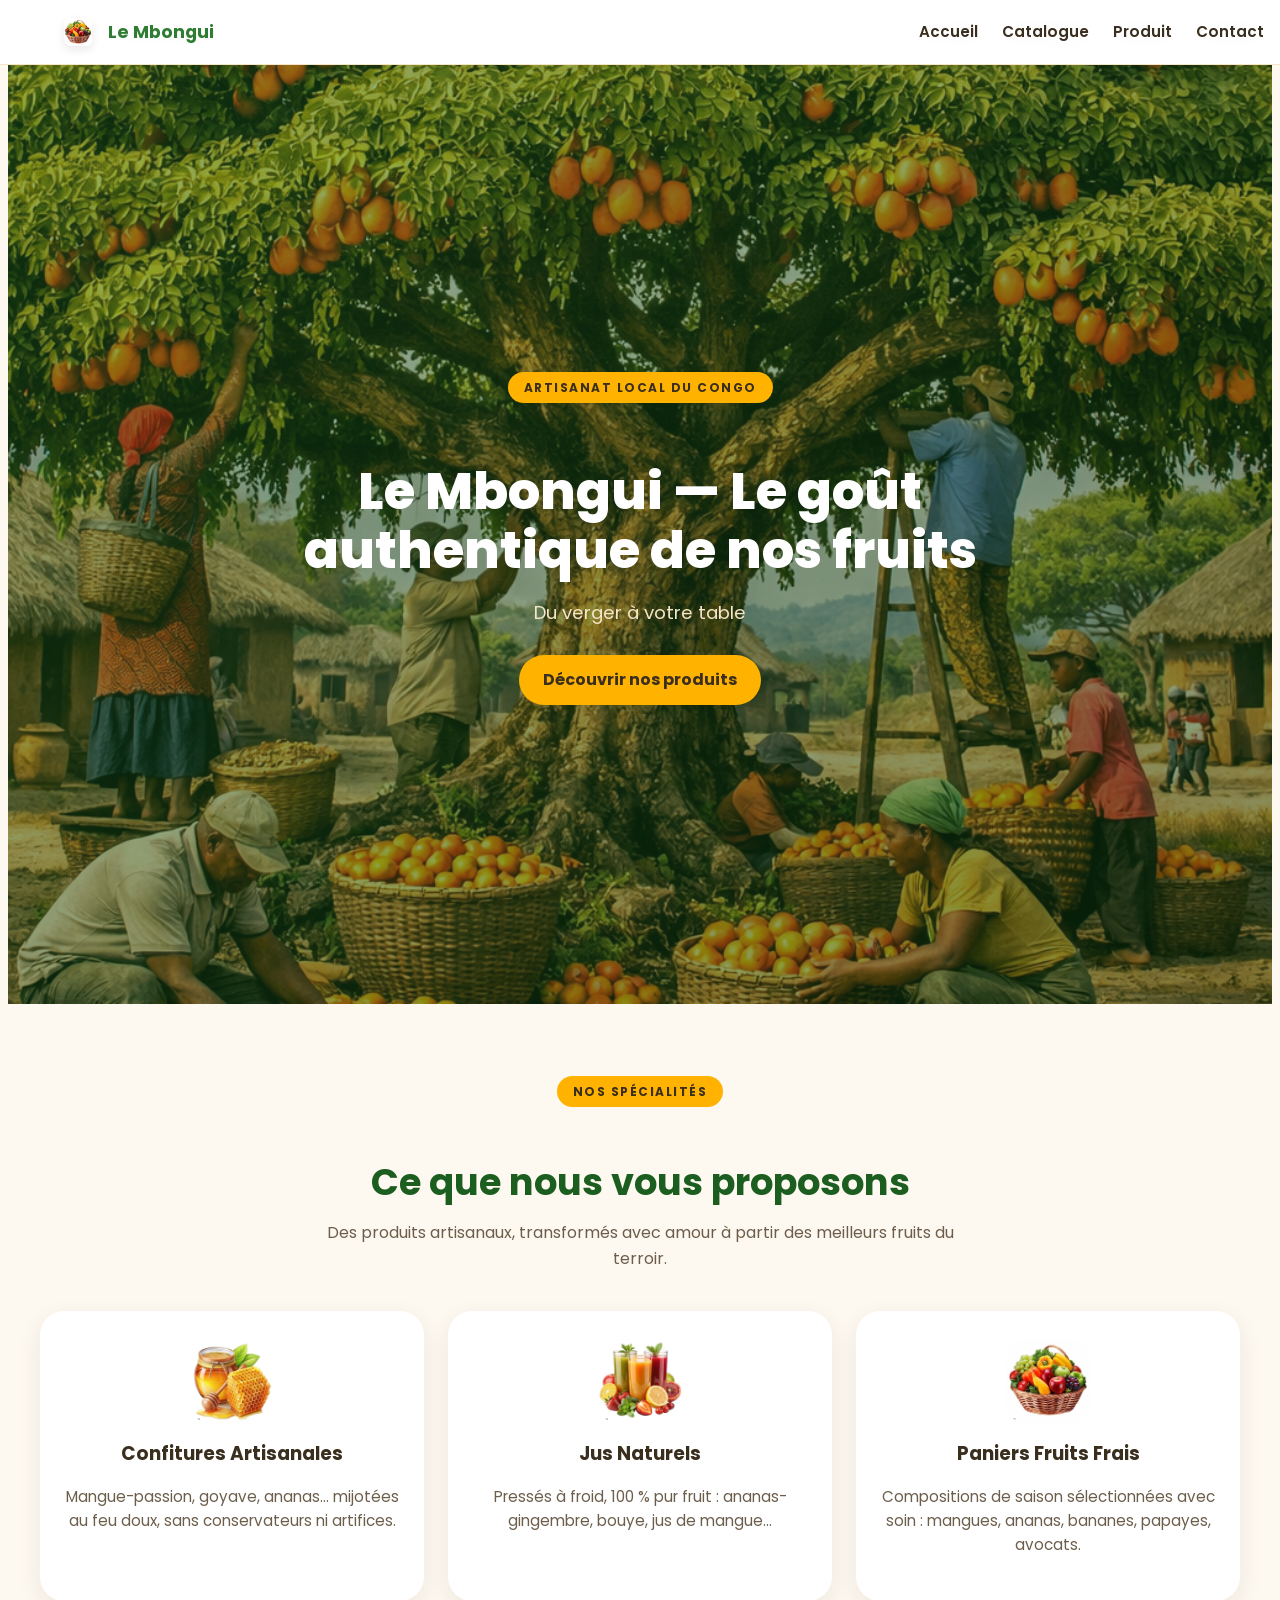
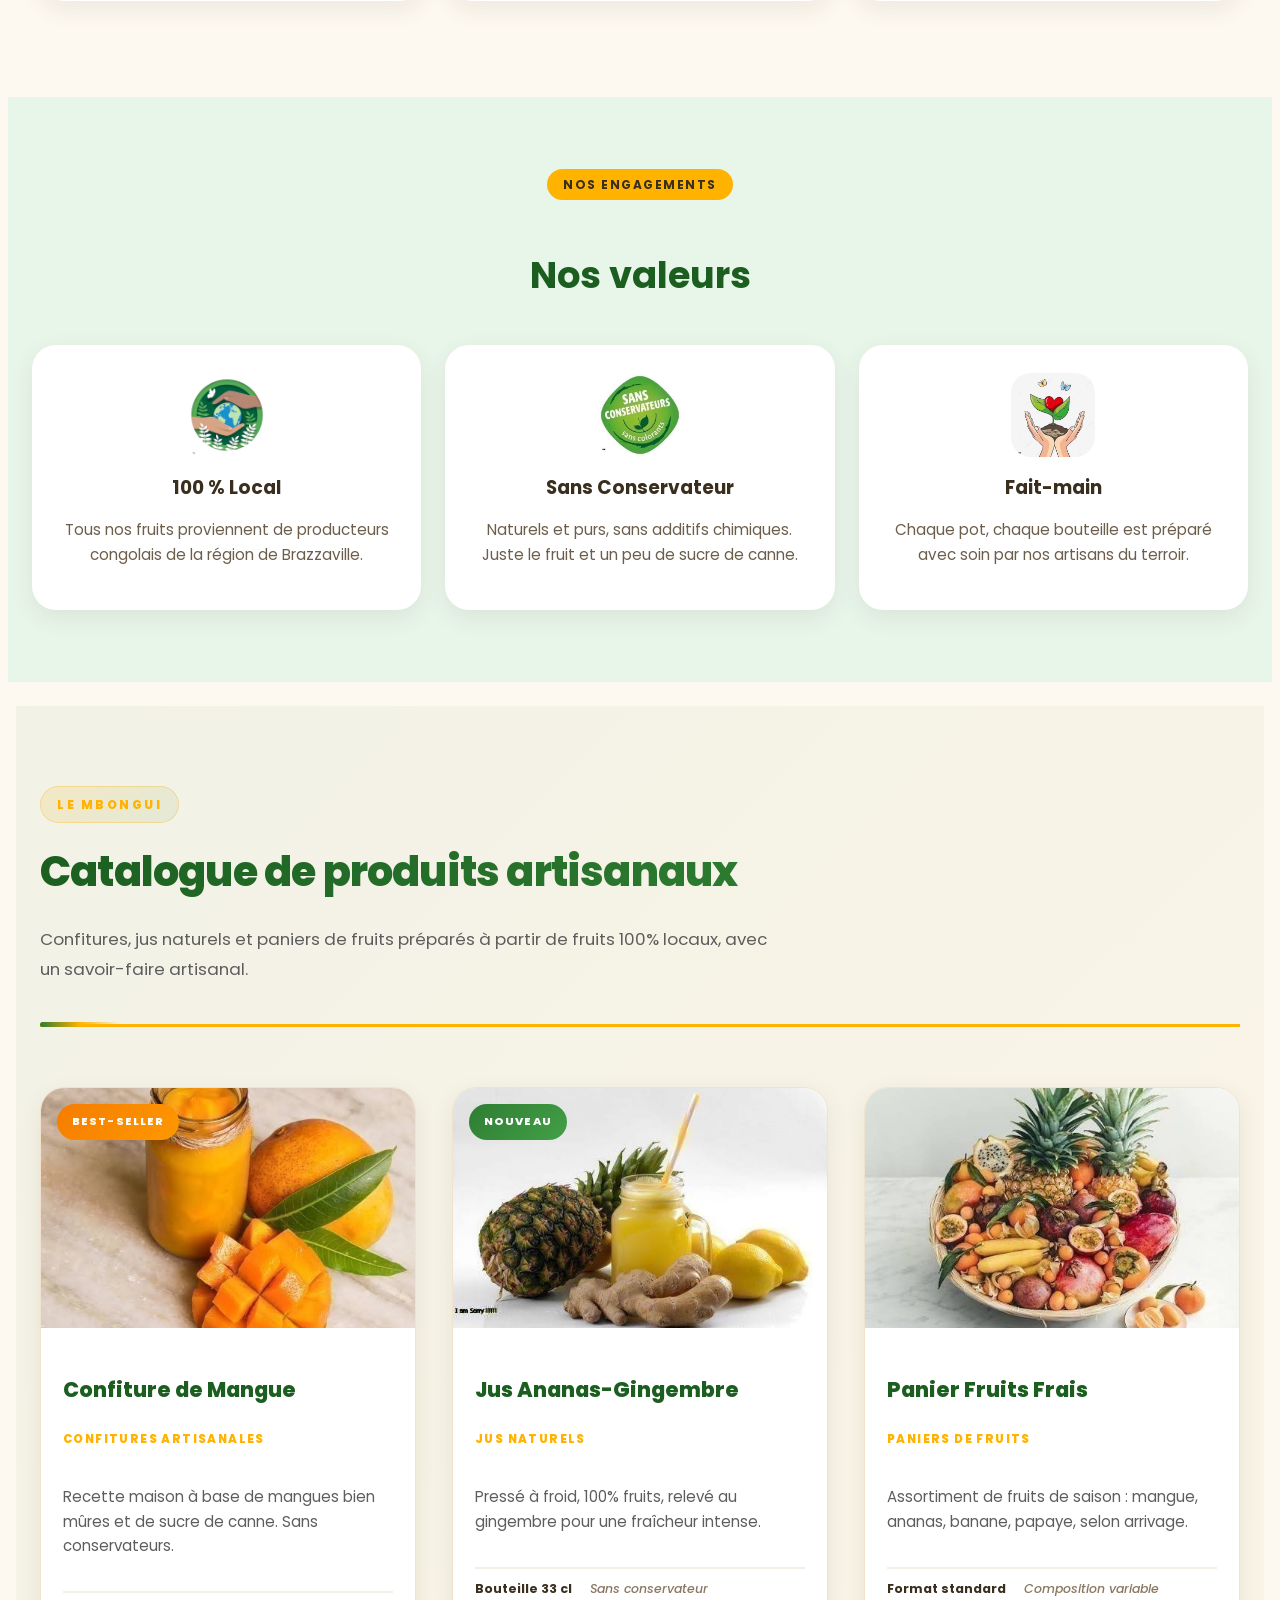
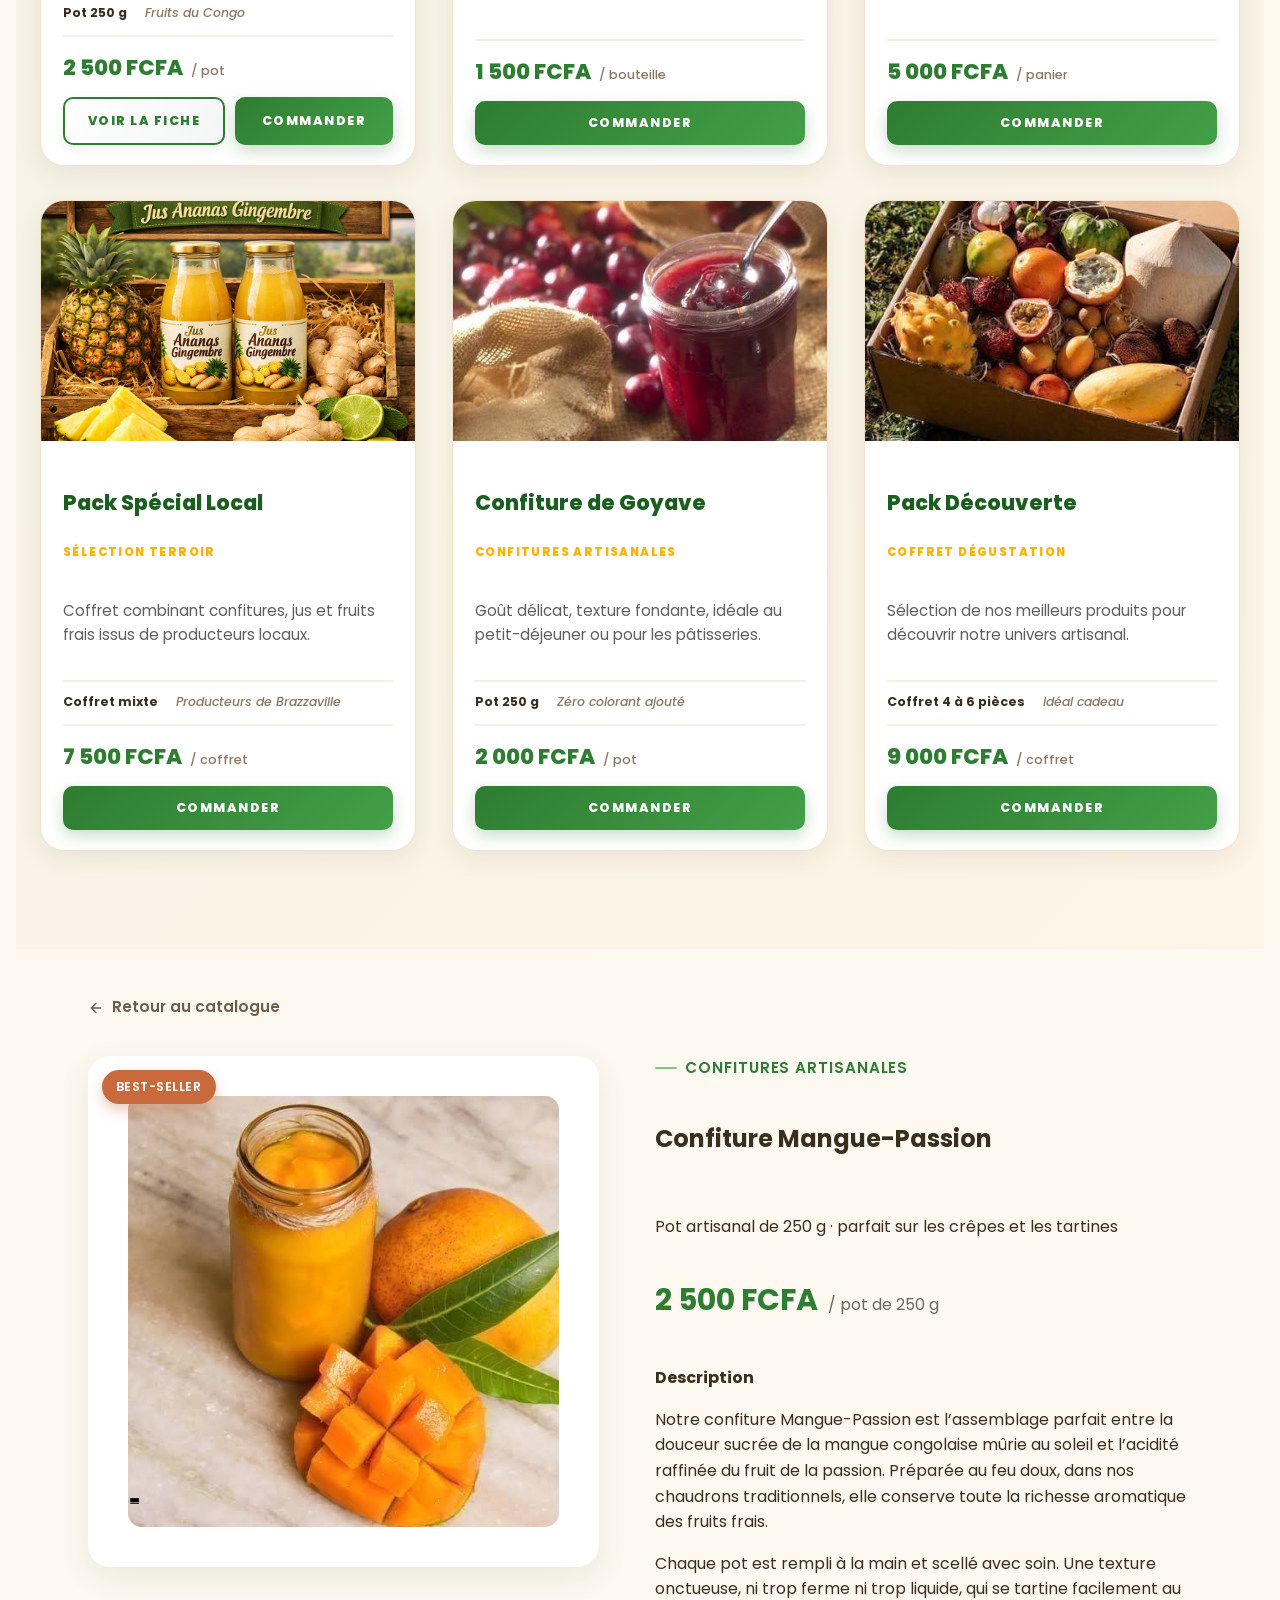
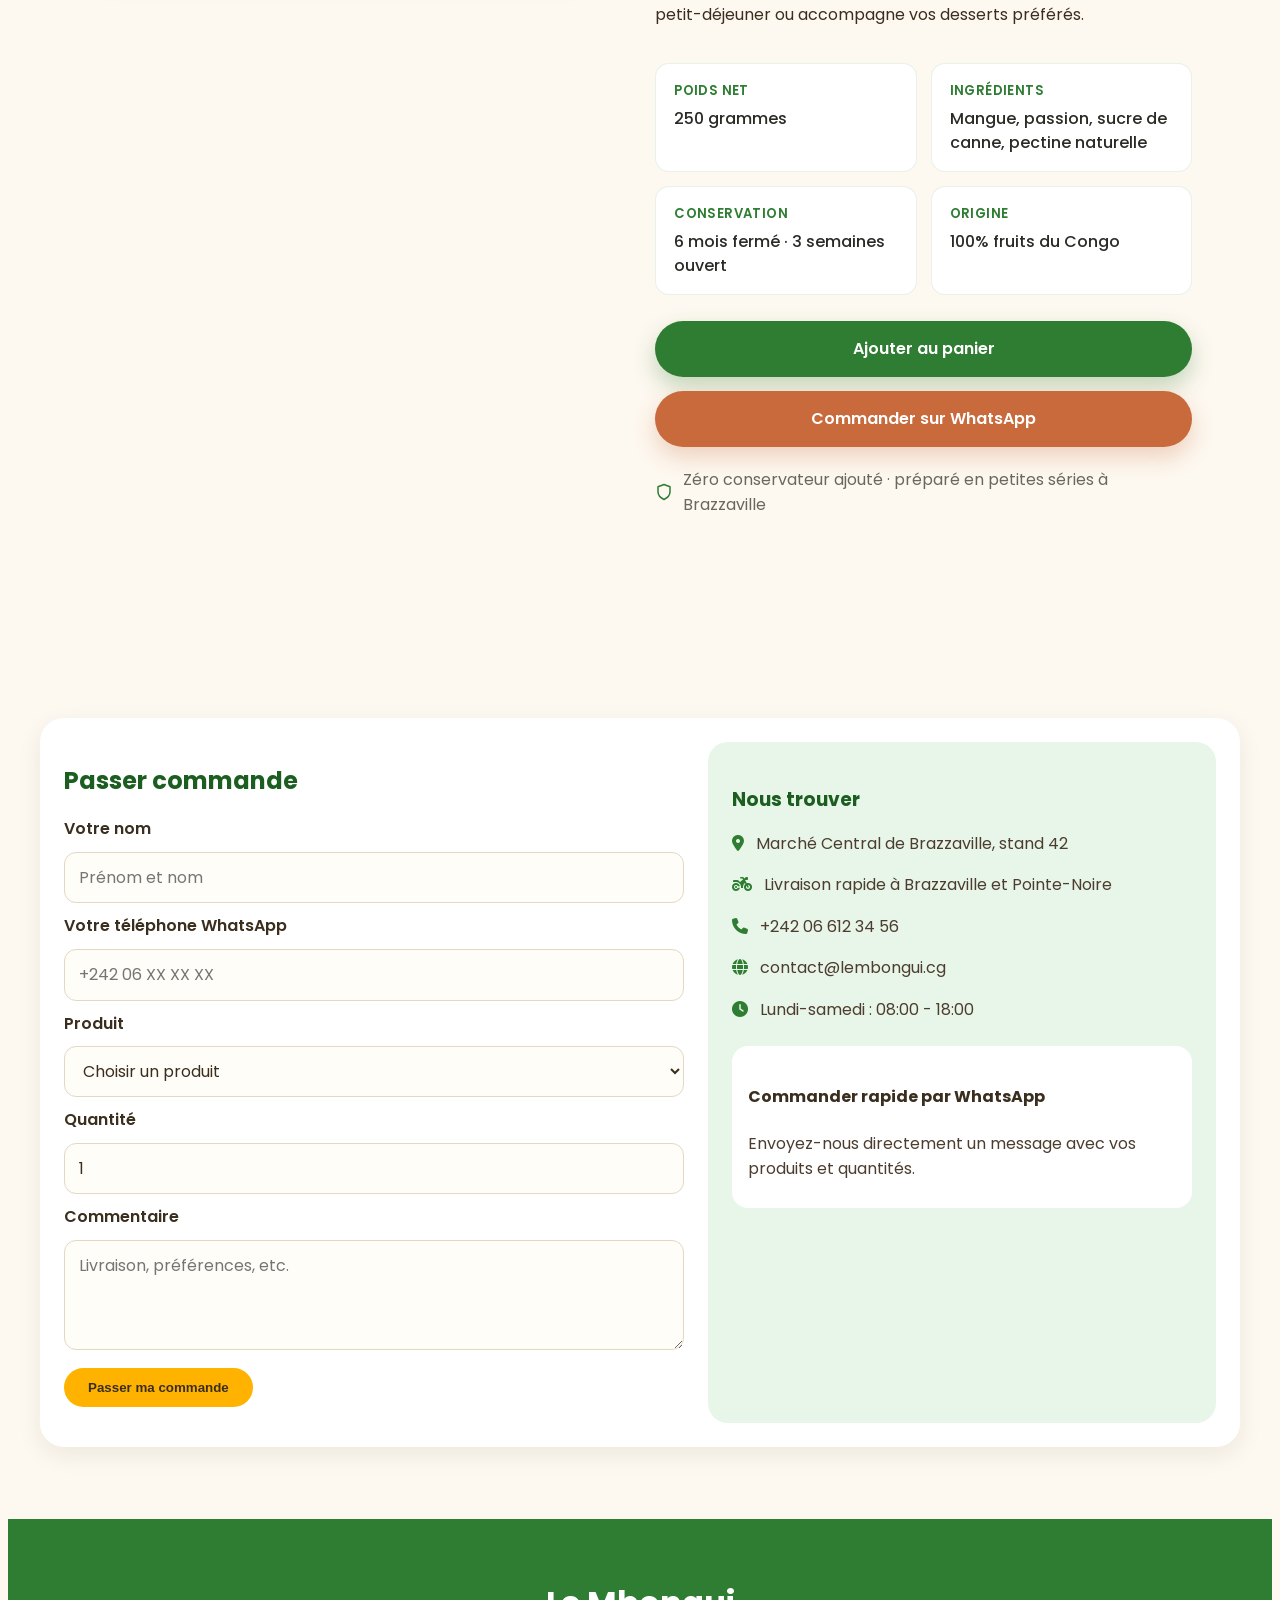
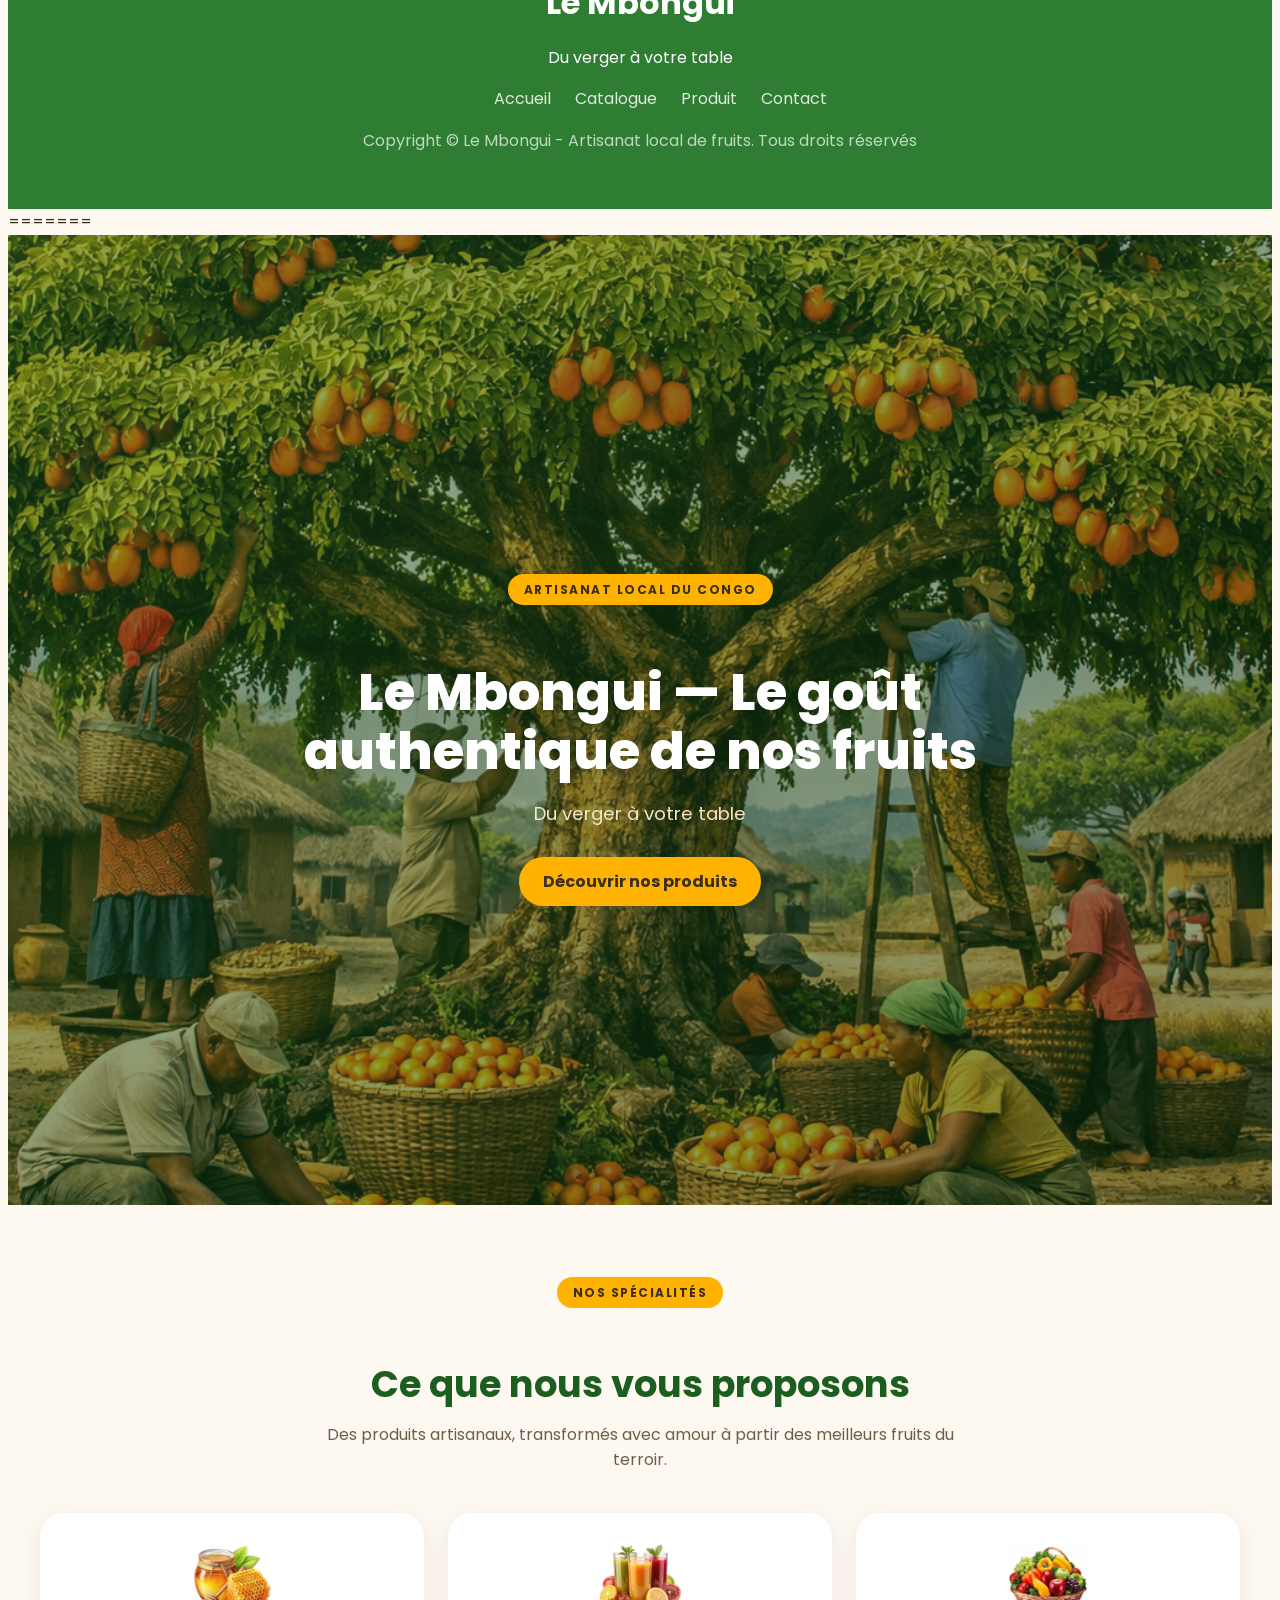
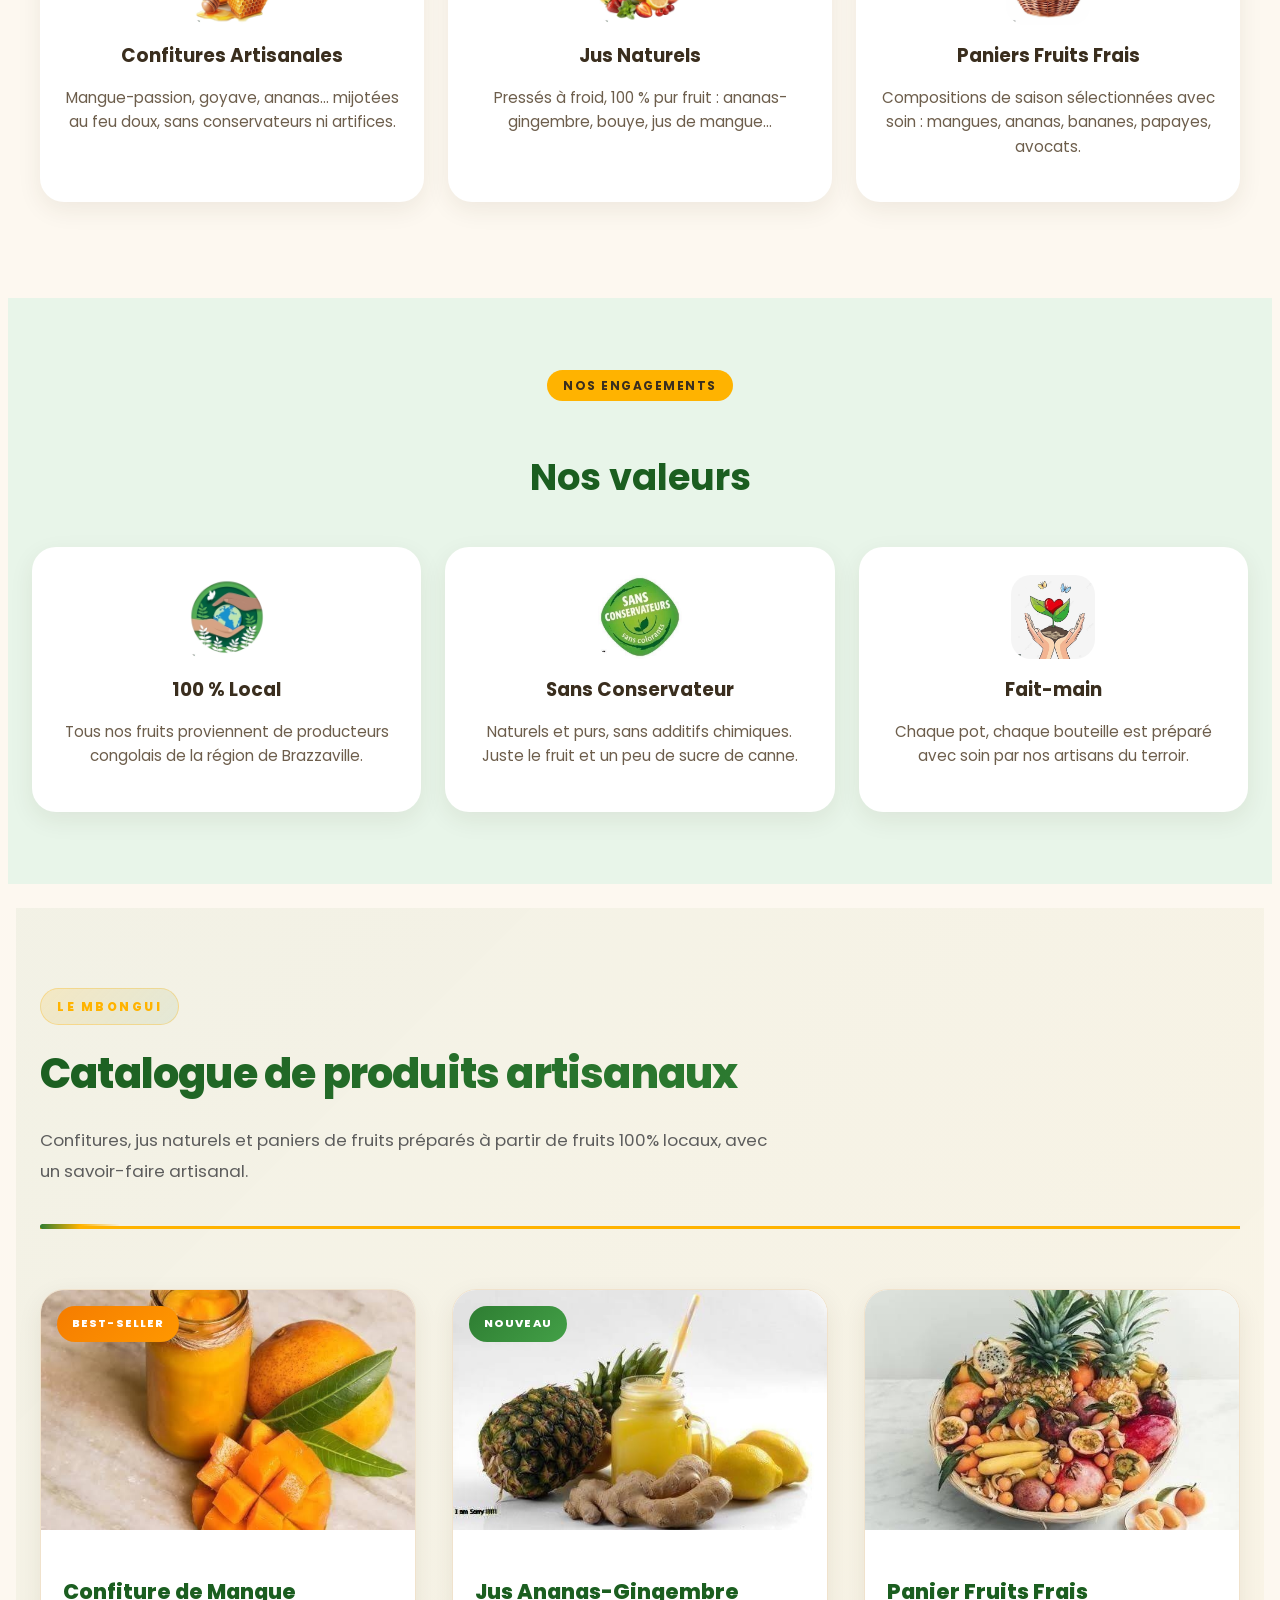
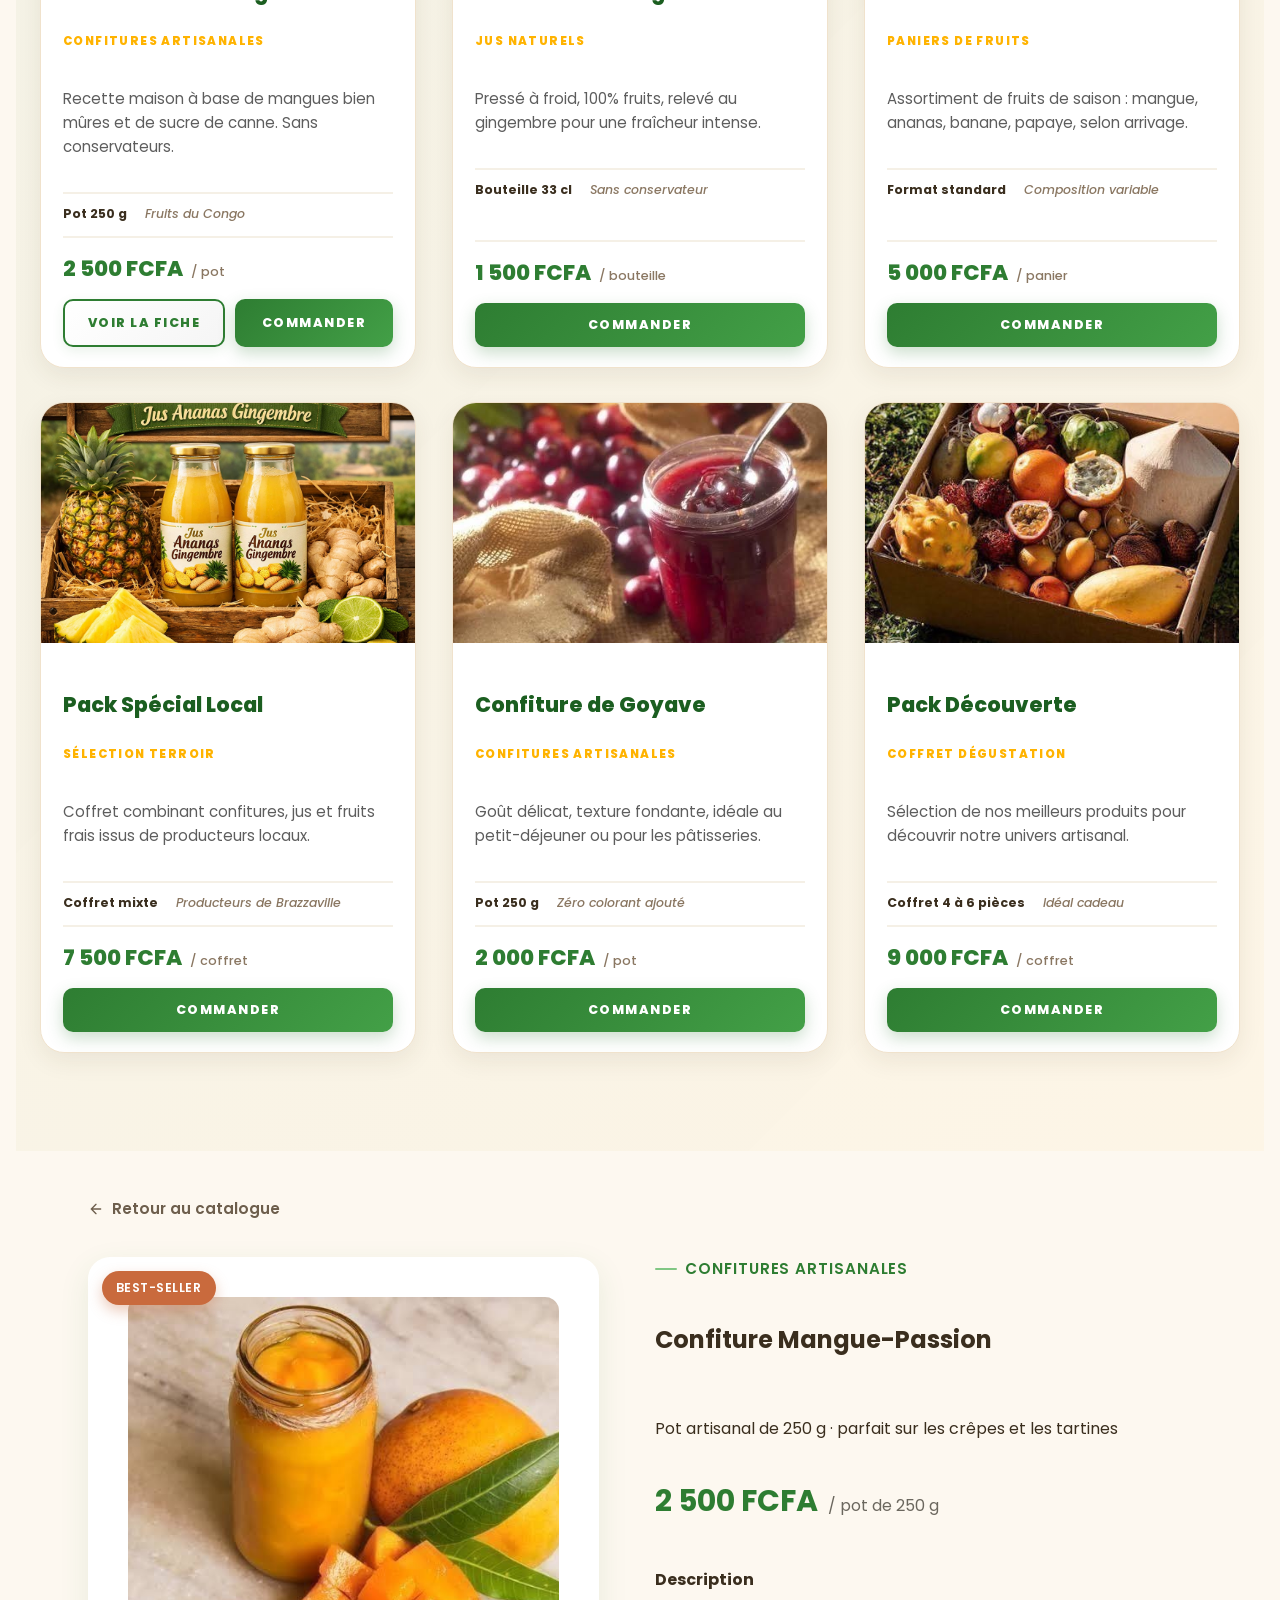
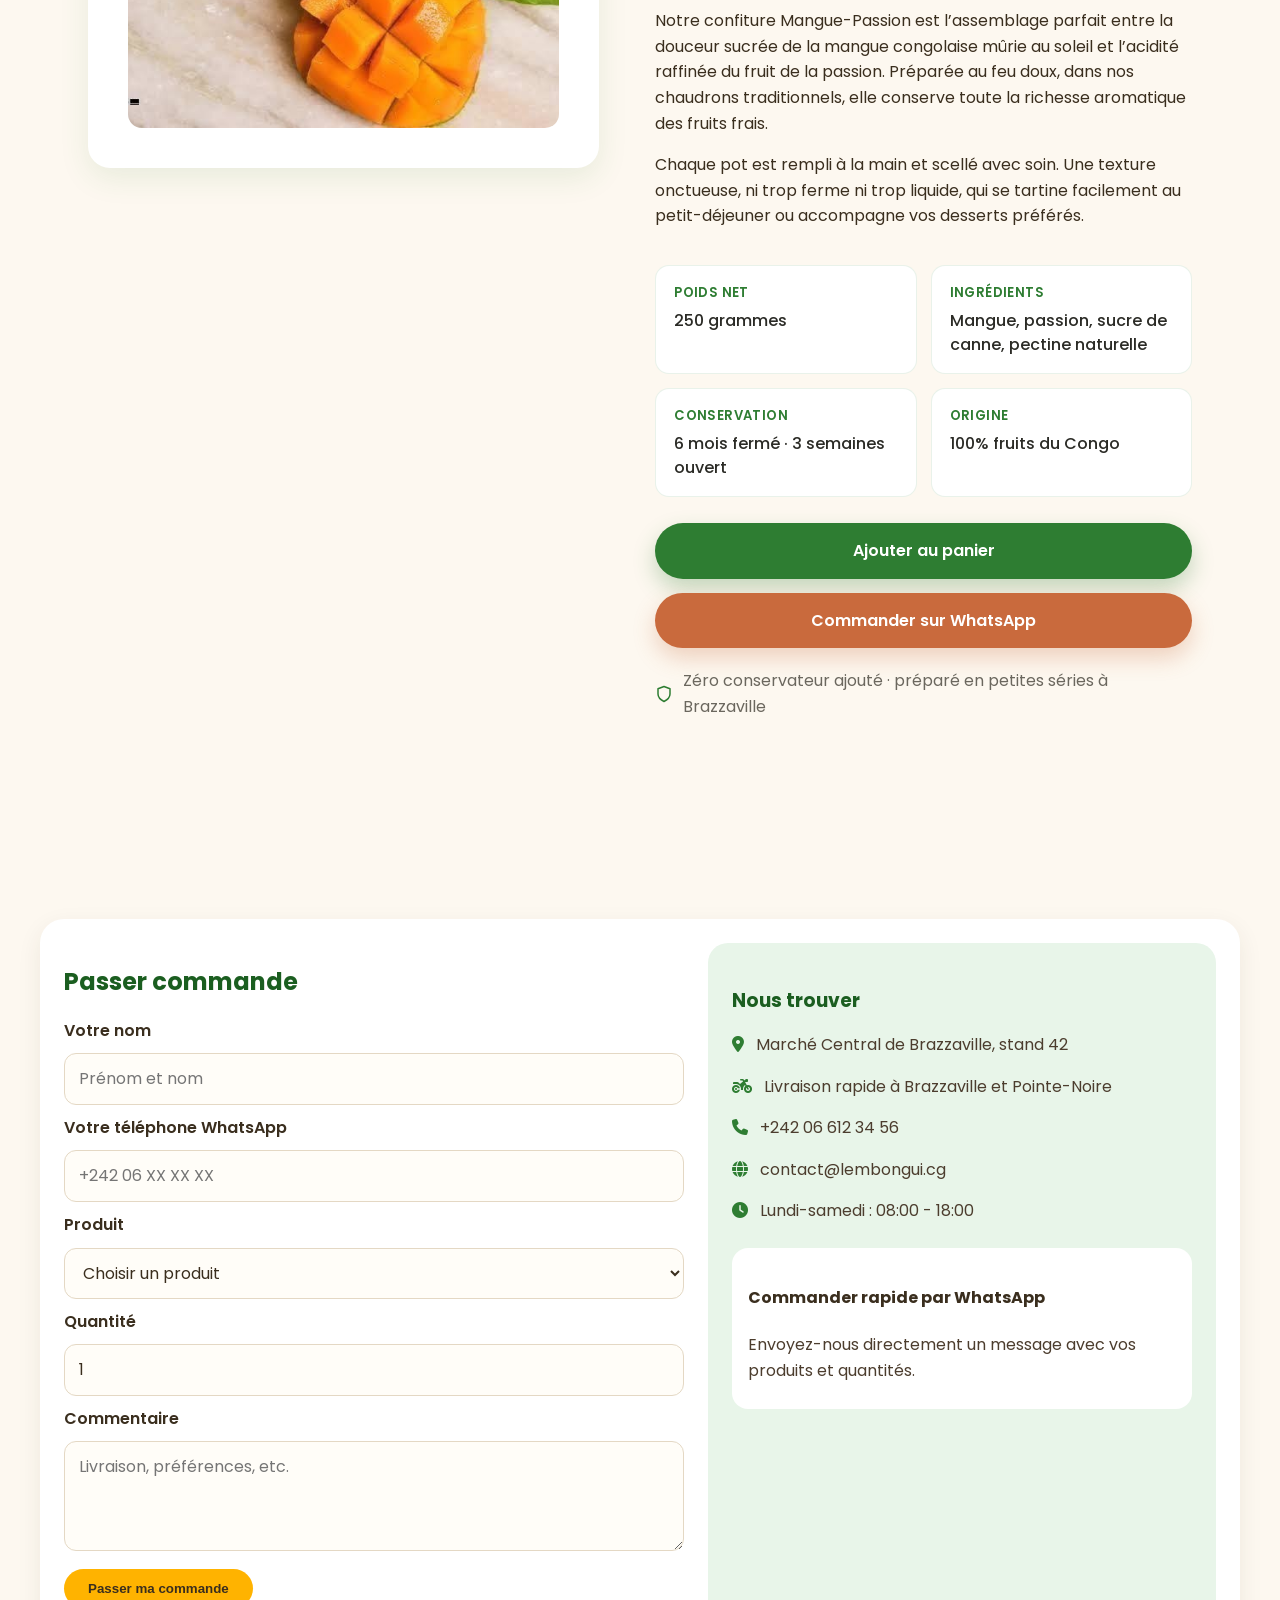
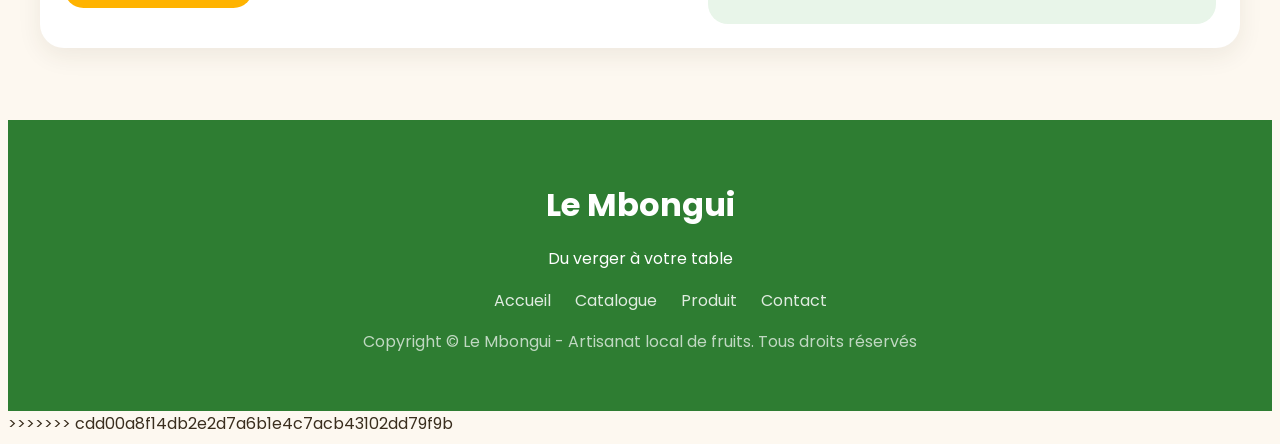
<file: index.html>
<<<<<<< HEAD
<!DOCTYPE html>
<html lang="fr">
<head>
    <meta charset="UTF-8">
    <meta name="viewport" content="width=device-width, initial-scale=1.0">
    <title>Le Mbongui | Produits artisanaux du Congo</title>
    <link rel="preconnect" href="https://fonts.googleapis.com">
    <link rel="preconnect" href="https://fonts.gstatic.com" crossorigin>
    <link href="https://fonts.googleapis.com/css2?family=Poppins:wght@300;400;500;600;700;800&display=swap" rel="stylesheet">
    <link rel="stylesheet" href="https://cdnjs.cloudflare.com/ajax/libs/font-awesome/6.6.0/css/all.min.css">
    <link rel="stylesheet" href="style.css">
</head>
<body>
    <header class="barnav">
        <nav class="nav-principal">
            <a class="logo" href="#accueil">
                <img class="logo-img" src="images/panier.jpg" alt="Paniers et confitures artisanales">
                <span class="logo-text">Le Mbongui</span>
            </a>
            <div class="navliens">
                <a href="#accueil">Accueil</a>
                <a href="#catalogue">Catalogue</a>
                <a href="#produit">Produit</a>
                <a href="#contact">Contact</a>
            </div>
        </nav>
    </header>

    <main>
        <section class="hero" id="accueil">
            <img class="hero-image" src="images/mbongui.png" alt="Logo Le Mbongui">
            <div class="hero-overlay"></div>
            <div class="hero-content">
                <span class="hero-badge">Artisanat Local du Congo</span>
                <h1>Le Mbongui — Le goût authentique de nos fruits</h1>
                <p>Du verger à votre table</p>
                <a class="hero-button" href="#catalogue">Découvrir nos produits</a>
            </div>
        </section>

        <section class="section">
            <div class="section-heading">
                <span class="section-tag">Nos spécialités</span>
                <h2>Ce que nous vous proposons</h2>
                <p>Des produits artisanaux, transformés avec amour à partir des meilleurs fruits du terroir.</p>
            </div>
            <div class="services-principal">
                <article class="service-card">
                    <div class="service-icon">
                        <img src="images/confit.jpg" alt="Confiture artisanale">
                    </div>
                    <h3>Confitures Artisanales</h3>
                    <p>Mangue-passion, goyave, ananas… mijotées au feu doux, sans conservateurs ni artifices.</p>
                </article>
                <article class="service-card">
                    <div class="service-icon">
                        <img src="images/jus.jpg" alt="Jus naturel">
                    </div>
                    <h3>Jus Naturels</h3>
                    <p>Pressés à froid, 100 % pur fruit : ananas-gingembre, bouye, jus de mangue…</p>
                </article>
                <article class="service-card">
                    <div class="service-icon">
                        <img src="images/panier.jpg" alt="Panier de fruits frais">
                    </div>
                    <h3>Paniers Fruits Frais</h3>
                    <p>Compositions de saison sélectionnées avec soin : mangues, ananas, bananes, papayes, avocats.</p>
                </article>
            </div>
        </section>

        <section class="values-section">
            <div class="section-heading">
                <span class="section-tag">Nos engagements</span>
                <h2>Nos valeurs</h2>
            </div>
            <div class="values-grid">
                <article class="value-card">
                    <div class="value-icon">
                        <img src="images/local.jpg" alt="Produits locaux">
                    </div>
                    <h3>100 % Local</h3>
                    <p>Tous nos fruits proviennent de producteurs congolais de la région de Brazzaville.</p>
                </article>
                <article class="value-card">
                    <div class="value-icon">
                        <img src="images/sans.jpg" alt="Produit sans conservateur">
                    </div>
                    <h3>Sans Conservateur</h3>
                    <p>Naturels et purs, sans additifs chimiques. Juste le fruit et un peu de sucre de canne.</p>
                </article>
                <article class="value-card">
                    <div class="value-icon">
                        <img src="images/main.jpg" alt="Préparation faite main">
                    </div>
                    <h3>Fait-main</h3>
                    <p>Chaque pot, chaque bouteille est préparé avec soin par nos artisans du terroir.</p>
                </article>
            </div>
        </section>

        <section id="catalogue" class="catalogue-wrapper">
            <section class="catalogue-header">
                <div class="catalogue-header-content">
                    <span class="catalogue-tag">Le Mbongui</span>
                    <h2>Catalogue de produits artisanaux</h2>
                    <p>
                        Confitures, jus naturels et paniers de fruits préparés à partir de fruits 100% locaux,
                        avec un savoir-faire artisanal.
                    </p>
                </div>
            </section>

            <section class="catalogue-grid-section">
                <div class="catalogue-grid">
                    <article class="product-card">
                        <div class="product-badge">Best-seller</div>
                        <div class="product-image-wrapper">
                            <img src="images/confiture de mangue.jpg" alt="Confiture de mangue artisanale">
                        </div>
                        <div class="product-body">
                            <h3 class="product-title">Confiture de Mangue</h3>
                            <p class="product-category">Confitures artisanales</p>
                            <p class="product-description">
                                Recette maison à base de mangues bien mûres et de sucre de canne. Sans conservateurs.
                            </p>

                            <div class="product-meta-row">
                                <span class="product-unit">Pot 250 g</span>
                                <span class="product-origin">Fruits du Congo</span>
                            </div>

                            <div class="product-footer">
                                <div class="product-price-line">
                                    <span class="product-price">2 500 FCFA</span>
                                    <span class="product-unit-detail">/ pot</span>
                                </div>
                                <div class="product-actions">
                                    <a href="#contact" class="product-btn product-btn-outline">Voir la fiche</a>
                                    <a href="#contact" class="product-btn">Commander</a>
                                </div>
                            </div>
                        </div>
                    </article>

                    <article class="product-card">
                        <div class="product-badge badge-new">Nouveau</div>
                        <div class="product-image-wrapper">
                            <img src="images/jus ananas - gingembre.jpg" alt="Jus Ananas-Gingembre">
                        </div>
                        <div class="product-body">
                            <h3 class="product-title">Jus Ananas-Gingembre</h3>
                            <p class="product-category">Jus naturels</p>
                            <p class="product-description">
                                Pressé à froid, 100% fruits, relevé au gingembre pour une fraîcheur intense.
                            </p>

                            <div class="product-meta-row">
                                <span class="product-unit">Bouteille 33 cl</span>
                                <span class="product-origin">Sans conservateur</span>
                            </div>

                            <div class="product-footer">
                                <div class="product-price-line">
                                    <span class="product-price">1 500 FCFA</span>
                                    <span class="product-unit-detail">/ bouteille</span>
                                </div>
                                <div class="product-actions">
                                    <a href="#contact" class="product-btn">Commander</a>
                                </div>
                            </div>
                        </div>
                    </article>

                    <article class="product-card">
                        <div class="product-image-wrapper">
                            <img src="images/panier de fruits.jpg" alt="Panier de fruits frais">
                        </div>
                        <div class="product-body">
                            <h3 class="product-title">Panier Fruits Frais</h3>
                            <p class="product-category">Paniers de fruits</p>
                            <p class="product-description">
                                Assortiment de fruits de saison : mangue, ananas, banane, papaye, selon arrivage.
                            </p>

                            <div class="product-meta-row">
                                <span class="product-unit">Format standard</span>
                                <span class="product-origin">Composition variable</span>
                            </div>

                            <div class="product-footer">
                                <div class="product-price-line">
                                    <span class="product-price">5 000 FCFA</span>
                                    <span class="product-unit-detail">/ panier</span>
                                </div>
                                <div class="product-actions">
                                    <a href="#contact" class="product-btn">Commander</a>
                                </div>
                            </div>
                        </div>
                    </article>

                    <article class="product-card">
                        <div class="product-image-wrapper">
                            <img src="images/pack spécial local.png" alt="Pack spécial local">
                        </div>
                        <div class="product-body">
                            <h3 class="product-title">Pack Spécial Local</h3>
                            <p class="product-category">Sélection terroir</p>
                            <p class="product-description">
                                Coffret combinant confitures, jus et fruits frais issus de producteurs locaux.
                            </p>

                            <div class="product-meta-row">
                                <span class="product-unit">Coffret mixte</span>
                                <span class="product-origin">Producteurs de Brazzaville</span>
                            </div>

                            <div class="product-footer">
                                <div class="product-price-line">
                                    <span class="product-price">7 500 FCFA</span>
                                    <span class="product-unit-detail">/ coffret</span>
                                </div>
                                <div class="product-actions">
                                    <a href="#contact" class="product-btn">Commander</a>
                                </div>
                            </div>
                        </div>
                    </article>

                    <article class="product-card">
                        <div class="product-image-wrapper">
                            <img src="images/confiture de Goyave.jpg" alt="Confiture de goyave">
                        </div>
                        <div class="product-body">
                            <h3 class="product-title">Confiture de Goyave</h3>
                            <p class="product-category">Confitures artisanales</p>
                            <p class="product-description">
                                Goût délicat, texture fondante, idéale au petit-déjeuner ou pour les pâtisseries.
                            </p>

                            <div class="product-meta-row">
                                <span class="product-unit">Pot 250 g</span>
                                <span class="product-origin">Zéro colorant ajouté</span>
                            </div>

                            <div class="product-footer">
                                <div class="product-price-line">
                                    <span class="product-price">2 000 FCFA</span>
                                    <span class="product-unit-detail">/ pot</span>
                                </div>
                                <div class="product-actions">
                                    <a href="#contact" class="product-btn">Commander</a>
                                </div>
                            </div>
                        </div>
                    </article>

                    <article class="product-card">
                        <div class="product-image-wrapper">
                            <img src="images/coffret de degustation.jpg" alt="Pack découverte Le Mbongui">
                        </div>
                        <div class="product-body">
                            <h3 class="product-title">Pack Découverte</h3>
                            <p class="product-category">Coffret dégustation</p>
                            <p class="product-description">
                                Sélection de nos meilleurs produits pour découvrir notre univers artisanal.
                            </p>

                            <div class="product-meta-row">
                                <span class="product-unit">Coffret 4 à 6 pièces</span>
                                <span class="product-origin">Idéal cadeau</span>
                            </div>

                            <div class="product-footer">
                                <div class="product-price-line">
                                    <span class="product-price">9 000 FCFA</span>
                                    <span class="product-unit-detail">/ coffret</span>
                                </div>
                                <div class="product-actions">
                                    <a href="#contact" class="product-btn">Commander</a>
                                </div>
                            </div>
                        </div>
                    </article>
                </div>
            </section>
        </section>

        <section id="produit" class="product-detail-section">
            <div class="wrap breadcrumb">
                <a href="#catalogue" class="back-link">
                    <svg width="16" height="16" viewBox="0 0 24 24" fill="none" stroke="currentColor" stroke-width="2" stroke-linecap="round"><path d="M19 12H5M12 19l-7-7 7-7"/></svg>
                    Retour au catalogue
                </a>
            </div>

            <div class="wrap product">
                <div class="media">
                    <div class="media-frame">
                        <span class="badge">Best-seller</span>
                        <img src="images/confiture de mangue.jpg" alt="Confiture artisanale Mangue-Passion Le Mbongui">
                    </div>
                </div>

                <div class="info">
                    <span class="eyebrow">Confitures artisanales</span>
                    <h2>Confiture Mangue-Passion</h2>
                    <p class="small">Pot artisanal de 250 g · parfait sur les crêpes et les tartines</p>

                    <div class="price-row">
                        <span class="price">2 500 FCFA</span>
                        <span class="price-unit">/ pot de 250 g</span>
                    </div>

                    <div class="desc">
                        <h4>Description</h4>
                        <p>Notre confiture Mangue-Passion est l’assemblage parfait entre la douceur sucrée de la mangue congolaise mûrie au soleil et l’acidité raffinée du fruit de la passion. Préparée au feu doux, dans nos chaudrons traditionnels, elle conserve toute la richesse aromatique des fruits frais.</p>
                        <p>Chaque pot est rempli à la main et scellé avec soin. Une texture onctueuse, ni trop ferme ni trop liquide, qui se tartine facilement au petit-déjeuner ou accompagne vos desserts préférés.</p>
                    </div>

                    <div class="details-grid">
                        <div class="detail-card">
                            <span class="label">Poids net</span>
                            <span class="value">250 grammes</span>
                        </div>
                        <div class="detail-card">
                            <span class="label">Ingrédients</span>
                            <span class="value">Mangue, passion, sucre de canne, pectine naturelle</span>
                        </div>
                        <div class="detail-card">
                            <span class="label">Conservation</span>
                            <span class="value">6 mois fermé · 3 semaines ouvert</span>
                        </div>
                        <div class="detail-card">
                            <span class="label">Origine</span>
                            <span class="value">100% fruits du Congo</span>
                        </div>
                    </div>

                    <div class="cta-row">
                        <a href="#contact" class="btn btn-primary">Ajouter au panier</a>
                        <a href="https://wa.me/242000000000" class="btn btn-secondary">Commander sur WhatsApp</a>
                    </div>

                    <div class="trust-note">
                        <svg viewBox="0 0 24 24" fill="none" stroke="currentColor" stroke-width="2" stroke-linecap="round" stroke-linejoin="round"><path d="M12 22s8-4 8-10V5l-8-3-8 3v7c0 6 8 10 8 10z"/></svg>
                        Zéro conservateur ajouté · préparé en petites séries à Brazzaville
                    </div>
                </div>
            </div>
        </section>

        <section id="contact" class="contact-section">
            <div class="contact-card">
                <div class="contact-form-area">
                    <h2>Passer commande</h2>
                    <form class="contact-form">
                        <label>Votre nom</label>
                        <input type="text" placeholder="Prénom et nom">

                        <label>Votre téléphone WhatsApp</label>
                        <input type="text" placeholder="+242 06 XX XX XX">

                        <label>Produit</label>
                        <select>
                            <option>Choisir un produit</option>
                            <option>Confiture de mangue</option>
                            <option>Jus ananas-gingembre</option>
                            <option>Panier fruits frais</option>
                        </select>

                        <label>Quantité</label>
                        <input type="number" value="1">

                        <label>Commentaire</label>
                        <textarea placeholder="Livraison, préférences, etc."></textarea>

                        <button type="button">Passer ma commande</button>
                    </form>
                </div>
                <div class="contact-info-area">
                    <h3>Nous trouver</h3>
                    <p><i class="fa-solid fa-location-dot"></i> Marché Central de Brazzaville, stand 42</p>
                    <p><i class="fa-solid fa-motorcycle"></i> Livraison rapide à Brazzaville et Pointe-Noire</p>
                    <p><i class="fa-solid fa-phone"></i> +242 06 612 34 56</p>
                    <p><i class="fa-solid fa-globe"></i> contact@lembongui.cg</p>
                    <p><i class="fa-solid fa-clock"></i> Lundi-samedi : 08:00 - 18:00</p>
                    <div class="whatsapp-box">
                        <h4>Commander rapide par WhatsApp</h4>
                        <p>Envoyez-nous directement un message avec vos produits et quantités.</p>
                    </div>
                </div>
            </div>
        </section>
    </main>

    <footer>
        <h2>Le Mbongui</h2>
        <p class="slogan">Du verger à votre table</p>
        <ul>
            <li><a href="#accueil">Accueil</a></li>
            <li><a href="#catalogue">Catalogue</a></li>
            <li><a href="#produit">Produit</a></li>
            <li><a href="#contact">Contact</a></li>
        </ul>
        <p class="copyright">Copyright &copy; Le Mbongui - Artisanat local de fruits. Tous droits réservés</p>
    </footer>
</body>
</html>
=======
<!DOCTYPE html>
<html lang="fr">
<head>
    <meta charset="UTF-8">
    <meta name="viewport" content="width=device-width, initial-scale=1.0">
    <title>Le Mbongui | Produits artisanaux du Congo</title>
    <link rel="preconnect" href="https://fonts.googleapis.com">
    <link rel="preconnect" href="https://fonts.gstatic.com" crossorigin>
    <link href="https://fonts.googleapis.com/css2?family=Poppins:wght@300;400;500;600;700;800&display=swap" rel="stylesheet">
    <link rel="stylesheet" href="https://cdnjs.cloudflare.com/ajax/libs/font-awesome/6.6.0/css/all.min.css">
    <link rel="stylesheet" href="style.css">
</head>
<body>
    <header class="barnav">
        <nav class="nav-principal">
            <a class="logo" href="#accueil">
                <img class="logo-img" src="images/panier.jpg" alt="Paniers et confitures artisanales">
                <span class="logo-text">Le Mbongui</span>
            </a>
            <div class="navliens">
                <a href="#accueil">Accueil</a>
                <a href="#catalogue">Catalogue</a>
                <a href="#produit">Produit</a>
                <a href="#contact">Contact</a>
            </div>
        </nav>
    </header>

    <main>
        <section class="hero" id="accueil">
            <img class="hero-image" src="images/mbongui.png" alt="Logo Le Mbongui">
            <div class="hero-overlay"></div>
            <div class="hero-content">
                <span class="hero-badge">Artisanat Local du Congo</span>
                <h1>Le Mbongui — Le goût authentique de nos fruits</h1>
                <p>Du verger à votre table</p>
                <a class="hero-button" href="#catalogue">Découvrir nos produits</a>
            </div>
        </section>

        <section class="section">
            <div class="section-heading">
                <span class="section-tag">Nos spécialités</span>
                <h2>Ce que nous vous proposons</h2>
                <p>Des produits artisanaux, transformés avec amour à partir des meilleurs fruits du terroir.</p>
            </div>
            <div class="services-principal">
                <article class="service-card">
                    <div class="service-icon">
                        <img src="images/confit.jpg" alt="Confiture artisanale">
                    </div>
                    <h3>Confitures Artisanales</h3>
                    <p>Mangue-passion, goyave, ananas… mijotées au feu doux, sans conservateurs ni artifices.</p>
                </article>
                <article class="service-card">
                    <div class="service-icon">
                        <img src="images/jus.jpg" alt="Jus naturel">
                    </div>
                    <h3>Jus Naturels</h3>
                    <p>Pressés à froid, 100 % pur fruit : ananas-gingembre, bouye, jus de mangue…</p>
                </article>
                <article class="service-card">
                    <div class="service-icon">
                        <img src="images/panier.jpg" alt="Panier de fruits frais">
                    </div>
                    <h3>Paniers Fruits Frais</h3>
                    <p>Compositions de saison sélectionnées avec soin : mangues, ananas, bananes, papayes, avocats.</p>
                </article>
            </div>
        </section>

        <section class="values-section">
            <div class="section-heading">
                <span class="section-tag">Nos engagements</span>
                <h2>Nos valeurs</h2>
            </div>
            <div class="values-grid">
                <article class="value-card">
                    <div class="value-icon">
                        <img src="images/local.jpg" alt="Produits locaux">
                    </div>
                    <h3>100 % Local</h3>
                    <p>Tous nos fruits proviennent de producteurs congolais de la région de Brazzaville.</p>
                </article>
                <article class="value-card">
                    <div class="value-icon">
                        <img src="images/sans.jpg" alt="Produit sans conservateur">
                    </div>
                    <h3>Sans Conservateur</h3>
                    <p>Naturels et purs, sans additifs chimiques. Juste le fruit et un peu de sucre de canne.</p>
                </article>
                <article class="value-card">
                    <div class="value-icon">
                        <img src="images/main.jpg" alt="Préparation faite main">
                    </div>
                    <h3>Fait-main</h3>
                    <p>Chaque pot, chaque bouteille est préparé avec soin par nos artisans du terroir.</p>
                </article>
            </div>
        </section>

        <section id="catalogue" class="catalogue-wrapper">
            <section class="catalogue-header">
                <div class="catalogue-header-content">
                    <span class="catalogue-tag">Le Mbongui</span>
                    <h2>Catalogue de produits artisanaux</h2>
                    <p>
                        Confitures, jus naturels et paniers de fruits préparés à partir de fruits 100% locaux,
                        avec un savoir-faire artisanal.
                    </p>
                </div>
            </section>

            <section class="catalogue-grid-section">
                <div class="catalogue-grid">
                    <article class="product-card">
                        <div class="product-badge">Best-seller</div>
                        <div class="product-image-wrapper">
                            <img src="images/confiture de mangue.jpg" alt="Confiture de mangue artisanale">
                        </div>
                        <div class="product-body">
                            <h3 class="product-title">Confiture de Mangue</h3>
                            <p class="product-category">Confitures artisanales</p>
                            <p class="product-description">
                                Recette maison à base de mangues bien mûres et de sucre de canne. Sans conservateurs.
                            </p>

                            <div class="product-meta-row">
                                <span class="product-unit">Pot 250 g</span>
                                <span class="product-origin">Fruits du Congo</span>
                            </div>

                            <div class="product-footer">
                                <div class="product-price-line">
                                    <span class="product-price">2 500 FCFA</span>
                                    <span class="product-unit-detail">/ pot</span>
                                </div>
                                <div class="product-actions">
                                    <a href="#contact" class="product-btn product-btn-outline">Voir la fiche</a>
                                    <a href="#contact" class="product-btn">Commander</a>
                                </div>
                            </div>
                        </div>
                    </article>

                    <article class="product-card">
                        <div class="product-badge badge-new">Nouveau</div>
                        <div class="product-image-wrapper">
                            <img src="images/jus ananas - gingembre.jpg" alt="Jus Ananas-Gingembre">
                        </div>
                        <div class="product-body">
                            <h3 class="product-title">Jus Ananas-Gingembre</h3>
                            <p class="product-category">Jus naturels</p>
                            <p class="product-description">
                                Pressé à froid, 100% fruits, relevé au gingembre pour une fraîcheur intense.
                            </p>

                            <div class="product-meta-row">
                                <span class="product-unit">Bouteille 33 cl</span>
                                <span class="product-origin">Sans conservateur</span>
                            </div>

                            <div class="product-footer">
                                <div class="product-price-line">
                                    <span class="product-price">1 500 FCFA</span>
                                    <span class="product-unit-detail">/ bouteille</span>
                                </div>
                                <div class="product-actions">
                                    <a href="#contact" class="product-btn">Commander</a>
                                </div>
                            </div>
                        </div>
                    </article>

                    <article class="product-card">
                        <div class="product-image-wrapper">
                            <img src="images/panier de fruits.jpg" alt="Panier de fruits frais">
                        </div>
                        <div class="product-body">
                            <h3 class="product-title">Panier Fruits Frais</h3>
                            <p class="product-category">Paniers de fruits</p>
                            <p class="product-description">
                                Assortiment de fruits de saison : mangue, ananas, banane, papaye, selon arrivage.
                            </p>

                            <div class="product-meta-row">
                                <span class="product-unit">Format standard</span>
                                <span class="product-origin">Composition variable</span>
                            </div>

                            <div class="product-footer">
                                <div class="product-price-line">
                                    <span class="product-price">5 000 FCFA</span>
                                    <span class="product-unit-detail">/ panier</span>
                                </div>
                                <div class="product-actions">
                                    <a href="#contact" class="product-btn">Commander</a>
                                </div>
                            </div>
                        </div>
                    </article>

                    <article class="product-card">
                        <div class="product-image-wrapper">
                            <img src="images/pack spécial local.png" alt="Pack spécial local">
                        </div>
                        <div class="product-body">
                            <h3 class="product-title">Pack Spécial Local</h3>
                            <p class="product-category">Sélection terroir</p>
                            <p class="product-description">
                                Coffret combinant confitures, jus et fruits frais issus de producteurs locaux.
                            </p>

                            <div class="product-meta-row">
                                <span class="product-unit">Coffret mixte</span>
                                <span class="product-origin">Producteurs de Brazzaville</span>
                            </div>

                            <div class="product-footer">
                                <div class="product-price-line">
                                    <span class="product-price">7 500 FCFA</span>
                                    <span class="product-unit-detail">/ coffret</span>
                                </div>
                                <div class="product-actions">
                                    <a href="#contact" class="product-btn">Commander</a>
                                </div>
                            </div>
                        </div>
                    </article>

                    <article class="product-card">
                        <div class="product-image-wrapper">
                            <img src="images/confiture de Goyave.jpg" alt="Confiture de goyave">
                        </div>
                        <div class="product-body">
                            <h3 class="product-title">Confiture de Goyave</h3>
                            <p class="product-category">Confitures artisanales</p>
                            <p class="product-description">
                                Goût délicat, texture fondante, idéale au petit-déjeuner ou pour les pâtisseries.
                            </p>

                            <div class="product-meta-row">
                                <span class="product-unit">Pot 250 g</span>
                                <span class="product-origin">Zéro colorant ajouté</span>
                            </div>

                            <div class="product-footer">
                                <div class="product-price-line">
                                    <span class="product-price">2 000 FCFA</span>
                                    <span class="product-unit-detail">/ pot</span>
                                </div>
                                <div class="product-actions">
                                    <a href="#contact" class="product-btn">Commander</a>
                                </div>
                            </div>
                        </div>
                    </article>

                    <article class="product-card">
                        <div class="product-image-wrapper">
                            <img src="images/coffret de degustation.jpg" alt="Pack découverte Le Mbongui">
                        </div>
                        <div class="product-body">
                            <h3 class="product-title">Pack Découverte</h3>
                            <p class="product-category">Coffret dégustation</p>
                            <p class="product-description">
                                Sélection de nos meilleurs produits pour découvrir notre univers artisanal.
                            </p>

                            <div class="product-meta-row">
                                <span class="product-unit">Coffret 4 à 6 pièces</span>
                                <span class="product-origin">Idéal cadeau</span>
                            </div>

                            <div class="product-footer">
                                <div class="product-price-line">
                                    <span class="product-price">9 000 FCFA</span>
                                    <span class="product-unit-detail">/ coffret</span>
                                </div>
                                <div class="product-actions">
                                    <a href="#contact" class="product-btn">Commander</a>
                                </div>
                            </div>
                        </div>
                    </article>
                </div>
            </section>
        </section>

        <section id="produit" class="product-detail-section">
            <div class="wrap breadcrumb">
                <a href="#catalogue" class="back-link">
                    <svg width="16" height="16" viewBox="0 0 24 24" fill="none" stroke="currentColor" stroke-width="2" stroke-linecap="round"><path d="M19 12H5M12 19l-7-7 7-7"/></svg>
                    Retour au catalogue
                </a>
            </div>

            <div class="wrap product">
                <div class="media">
                    <div class="media-frame">
                        <span class="badge">Best-seller</span>
                        <img src="images/confiture de mangue.jpg" alt="Confiture artisanale Mangue-Passion Le Mbongui">
                    </div>
                </div>

                <div class="info">
                    <span class="eyebrow">Confitures artisanales</span>
                    <h2>Confiture Mangue-Passion</h2>
                    <p class="small">Pot artisanal de 250 g · parfait sur les crêpes et les tartines</p>

                    <div class="price-row">
                        <span class="price">2 500 FCFA</span>
                        <span class="price-unit">/ pot de 250 g</span>
                    </div>

                    <div class="desc">
                        <h4>Description</h4>
                        <p>Notre confiture Mangue-Passion est l’assemblage parfait entre la douceur sucrée de la mangue congolaise mûrie au soleil et l’acidité raffinée du fruit de la passion. Préparée au feu doux, dans nos chaudrons traditionnels, elle conserve toute la richesse aromatique des fruits frais.</p>
                        <p>Chaque pot est rempli à la main et scellé avec soin. Une texture onctueuse, ni trop ferme ni trop liquide, qui se tartine facilement au petit-déjeuner ou accompagne vos desserts préférés.</p>
                    </div>

                    <div class="details-grid">
                        <div class="detail-card">
                            <span class="label">Poids net</span>
                            <span class="value">250 grammes</span>
                        </div>
                        <div class="detail-card">
                            <span class="label">Ingrédients</span>
                            <span class="value">Mangue, passion, sucre de canne, pectine naturelle</span>
                        </div>
                        <div class="detail-card">
                            <span class="label">Conservation</span>
                            <span class="value">6 mois fermé · 3 semaines ouvert</span>
                        </div>
                        <div class="detail-card">
                            <span class="label">Origine</span>
                            <span class="value">100% fruits du Congo</span>
                        </div>
                    </div>

                    <div class="cta-row">
                        <a href="#contact" class="btn btn-primary">Ajouter au panier</a>
                        <a href="https://wa.me/242000000000" class="btn btn-secondary">Commander sur WhatsApp</a>
                    </div>

                    <div class="trust-note">
                        <svg viewBox="0 0 24 24" fill="none" stroke="currentColor" stroke-width="2" stroke-linecap="round" stroke-linejoin="round"><path d="M12 22s8-4 8-10V5l-8-3-8 3v7c0 6 8 10 8 10z"/></svg>
                        Zéro conservateur ajouté · préparé en petites séries à Brazzaville
                    </div>
                </div>
            </div>
        </section>

        <section id="contact" class="contact-section">
            <div class="contact-card">
                <div class="contact-form-area">
                    <h2>Passer commande</h2>
                    <form class="contact-form">
                        <label>Votre nom</label>
                        <input type="text" placeholder="Prénom et nom">

                        <label>Votre téléphone WhatsApp</label>
                        <input type="text" placeholder="+242 06 XX XX XX">

                        <label>Produit</label>
                        <select>
                            <option>Choisir un produit</option>
                            <option>Confiture de mangue</option>
                            <option>Jus ananas-gingembre</option>
                            <option>Panier fruits frais</option>
                        </select>

                        <label>Quantité</label>
                        <input type="number" value="1">

                        <label>Commentaire</label>
                        <textarea placeholder="Livraison, préférences, etc."></textarea>

                        <button type="button">Passer ma commande</button>
                    </form>
                </div>
                <div class="contact-info-area">
                    <h3>Nous trouver</h3>
                    <p><i class="fa-solid fa-location-dot"></i> Marché Central de Brazzaville, stand 42</p>
                    <p><i class="fa-solid fa-motorcycle"></i> Livraison rapide à Brazzaville et Pointe-Noire</p>
                    <p><i class="fa-solid fa-phone"></i> +242 06 612 34 56</p>
                    <p><i class="fa-solid fa-globe"></i> contact@lembongui.cg</p>
                    <p><i class="fa-solid fa-clock"></i> Lundi-samedi : 08:00 - 18:00</p>
                    <div class="whatsapp-box">
                        <h4>Commander rapide par WhatsApp</h4>
                        <p>Envoyez-nous directement un message avec vos produits et quantités.</p>
                    </div>
                </div>
            </div>
        </section>
    </main>

    <footer>
        <h2>Le Mbongui</h2>
        <p class="slogan">Du verger à votre table</p>
        <ul>
            <li><a href="#accueil">Accueil</a></li>
            <li><a href="#catalogue">Catalogue</a></li>
            <li><a href="#produit">Produit</a></li>
            <li><a href="#contact">Contact</a></li>
        </ul>
        <p class="copyright">Copyright &copy; Le Mbongui - Artisanat local de fruits. Tous droits réservés</p>
    </footer>
</body>
</html>
>>>>>>> cdd00a8f14db2e2d7a6b1e4c7acb43102dd79f9b
</file>
<file: style.css>
<<<<<<< HEAD
* {
    box-sizing: border-box;
    margin: 0;
    padding: 0;
}

html {
    scroll-behavior: smooth;
}

body {
    font-family: 'Poppins', sans-serif;
    background: #fdf8f0;
    color: #3a2e1e;
    line-height: 1.6;
    overflow-x: hidden;
}

img {
    max-width: 100%;
    display: block;
}

a {
    text-decoration: none;
    color: inherit;
}

ul {
    list-style: none;
}

.barnav {
    position: fixed;
    top: 0;
    left: 0;
    width: 100%;
    z-index: 1000;
    background: rgba(255, 255, 255, 0.96);
    backdrop-filter: blur(10px);
    border-bottom: 1px solid #f5e6c8;
    padding: 0 24px;
}

.nav-principal {
    max-width: 1200px;
    margin: 0 auto;
    display: flex;
    align-items: center;
    justify-content: space-between;
    height: 64px;
}

.logo {
    font-weight: 700;
    font-size: 1.5rem;
    color: #2e7d32;
    display: flex;
    align-items: center;
    gap: 8px;
}

.logo-img {
    width: 28px;
    height: 28px;
    object-fit: cover;
    border-radius: 6px;
    box-shadow: 0 4px 10px rgba(0,0,0,0.08);
}

.logo-text {
    margin-left: 8px;
    font-weight: 700;
    font-size: 1.1rem;
    color: #2e7d32;
}

.navliens {
    display: flex;
    gap: 24px;
}

.navliens a {
    font-weight: 600;
    font-size: 0.95rem;
    color: #3a2e1e;
    position: relative;
    padding: 4px 0;
    transition: color 0.3s;
}

.navliens a::after {
    content: '';
    position: absolute;
    bottom: 0;
    left: 0;
    width: 0;
    height: 2px;
    background: #ffb300;
    transition: width 0.3s;
}

.navliens a:hover,
.navliens a.active {
    color: #2e7d32;
}

.navliens a:hover::after,
.navliens a.active::after {
    width: 100%;
}

.hero {
    position: relative;
    min-height: 90vh;
    display: flex;
    align-items: center;
    justify-content: center;
    overflow: hidden;
    padding: 100px 24px 60px;
}

.hero-image {
    position: absolute;
    inset: 0;
    width: 100%;
    height: 100%;
    object-fit: cover;
    filter: brightness(0.98);
    z-index: 0;
}

.hero-overlay {
    position: absolute;
    inset: 0;
    z-index: 1;
    background: linear-gradient(135deg, rgba(27, 94, 32, 0.45), rgba(13, 59, 16, 0.48));
}

.hero-content {
    position: relative;
    z-index: 2;
    text-align: center;
    max-width: 860px;
    color: white;
}

.hero-badge,
.section-tag,
.product-badge {
    display: inline-block;
    background: #ffb300;
    color: #3a2e1e;
    font-size: 0.75rem;
    font-weight: 700;
    text-transform: uppercase;
    letter-spacing: 1.5px;
    padding: 6px 16px;
    border-radius: 999px;
    margin-bottom: 16px;
}

.hero h1 {
    font-size: clamp(2rem, 4vw, 3.2rem);
    line-height: 1.15;
    margin-bottom: 16px;
    font-weight: 800;
}

.hero p {
    font-size: 1.15rem;
    color: #f5e6c8;
    margin-bottom: 28px;
}

.hero-button,
.product-btn,
.contact-form button {
    display: inline-flex;
    align-items: center;
    justify-content: center;
    background: #ffb300;
    color: #3a2e1e;
    font-weight: 700;
    padding: 12px 24px;
    border-radius: 999px;
    border: none;
    cursor: pointer;
    transition: transform 0.2s ease, box-shadow 0.2s ease;
}

.hero-button:hover,
.product-btn:hover,
.contact-form button:hover {
    transform: translateY(-2px);
    box-shadow: 0 8px 20px rgba(255, 179, 0, 0.25);
}

.section,
.catalogue-wrapper,
.product-highlight,
.contact-section {
    padding: 72px 24px;
    max-width: 1200px;
    margin: 0 auto;
}

.section-heading {
    text-align: center;
    margin-bottom: 40px;
}

.section-heading h2 {
    font-size: clamp(1.7rem, 3vw, 2.3rem);
    color: #1b5e20;
    margin-bottom: 8px;
}

.section-heading p {
    max-width: 650px;
    margin: 0 auto;
    color: #6d5e4c;
}

.services-principal,
.values-grid {
    display: grid;
    grid-template-columns: repeat(3, minmax(0, 1fr));
    gap: 24px;
}

.service-card,
.value-card,
.product-card,
.contact-card {
    background: white;
    border-radius: 24px;
    box-shadow: 0 8px 24px rgba(58, 46, 30, 0.08);
}

.service-card,
.value-card {
    padding: 28px 22px;
    text-align: center;
}

.service-card h3,
.value-card h3 {
    margin: 16px 0 8px;
    color: #3a2e1e;
}

.service-card p,
.value-card p {
    color: #6d5e4c;
    font-size: 0.95rem;
}

.service-icon,
.value-icon {
    width: 84px;
    height: 84px;
    margin: 0 auto;
    border-radius: 20px;
    overflow: hidden;
}

.service-icon img,
.value-icon img {
    width: 100%;
    height: 100%;
    object-fit: cover;
}

.values-section {
    background: #e8f5e9;
    padding: 72px 24px;
    margin: 24px 0;
}

.catalogue-wrapper {
    max-width: 1200px;
    margin: 0 auto;
    padding: 80px 24px 100px;
    background: linear-gradient(135deg, rgba(46, 125, 50, 0.05) 0%, rgba(255, 179, 0, 0.04) 100%);
    position: relative;
    overflow: hidden;
}

.catalogue-wrapper::before {
    content: '';
    position: absolute;
    top: -50%;
    right: -10%;
    width: 500px;
    height: 500px;
    background: radial-gradient(circle, rgba(46, 125, 50, 0.08) 0%, transparent 70%);
    border-radius: 50%;
    pointer-events: none;
}

.catalogue-wrapper::after {
    content: '';
    position: absolute;
    bottom: -30%;
    left: -15%;
    width: 400px;
    height: 400px;
    background: radial-gradient(circle, rgba(255, 179, 0, 0.06) 0%, transparent 70%);
    border-radius: 50%;
    pointer-events: none;
}

.catalogue-header {
    margin-bottom: 60px;
    padding-bottom: 40px;
    border-bottom: 3px solid #ffb300;
    position: relative;
    z-index: 1;
}

.catalogue-header::before {
    content: '';
    position: absolute;
    bottom: -3px;
    left: 0;
    width: 80px;
    height: 5px;
    background: linear-gradient(90deg, #2e7d32 0%, #ffb300 50%, transparent 100%);
    border-radius: 3px;
}

.catalogue-header-content {
    max-width: 750px;
    position: relative;
    z-index: 1;
}

.catalogue-tag {
    display: inline-block;
    font-size: 0.75rem;
    text-transform: uppercase;
    letter-spacing: 2.5px;
    color: #ffb300;
    font-weight: 800;
    margin-bottom: 16px;
    background: linear-gradient(135deg, rgba(255, 179, 0, 0.15), rgba(46, 125, 50, 0.08));
    padding: 8px 16px;
    border-radius: 25px;
    border: 1px solid rgba(255, 179, 0, 0.3);
}

.catalogue-header h2 {
    font-size: 2.6rem;
    font-weight: 800;
    color: #1b5e20;
    margin: 0 0 18px;
    letter-spacing: -0.8px;
    background: linear-gradient(135deg, #1b5e20, #2e7d32);
    -webkit-background-clip: text;
    -webkit-text-fill-color: transparent;
    background-clip: text;
}

.catalogue-header p {
    font-size: 1.05rem;
    color: #5d5d5d;
    margin: 0;
    line-height: 1.8;
}

.catalogue-grid-section {
    position: relative;
    z-index: 1;
}

.catalogue-grid {
    display: grid;
    grid-template-columns: repeat(3, minmax(0, 1fr));
    gap: 36px;
}

.product-card {
    position: relative;
    background: #ffffff;
    border-radius: 24px;
    overflow: hidden;
    border: 1.5px solid #f0e2cc;
    box-shadow: 0 8px 24px rgba(58, 46, 30, 0.08);
    display: flex;
    flex-direction: column;
    transition: transform 0.3s ease, box-shadow 0.3s ease, border-color 0.3s ease;
    height: 100%;
}

.product-card:hover {
    transform: translateY(-10px) scale(1.01);
    box-shadow: 0 20px 45px rgba(46, 125, 50, 0.16);
    border-color: #2e7d32;
}

.product-badge {
    position: absolute;
    top: 16px;
    left: 16px;
    background: linear-gradient(135deg, #f57c00 0%, #ff9800 100%);
    color: #ffffff;
    font-size: 0.7rem;
    font-weight: 800;
    text-transform: uppercase;
    letter-spacing: 0.1em;
    padding: 9px 15px;
    border-radius: 24px;
    z-index: 3;
}

.badge-new {
    background: linear-gradient(135deg, #2e7d32 0%, #43a047 100%);
}

.product-image-wrapper {
    height: 240px;
    overflow: hidden;
    background: linear-gradient(135deg, #f5f5f5 0%, #fffbf0 100%);
}

.product-image-wrapper img {
    width: 100%;
    height: 100%;
    object-fit: cover;
    display: block;
    transition: transform 0.4s ease, filter 0.4s ease;
}

.product-card:hover .product-image-wrapper img {
    transform: scale(1.08);
    filter: brightness(1.05);
}

.product-body {
    padding: 24px 22px 20px;
    display: flex;
    flex-direction: column;
    gap: 10px;
    flex: 1;
}

.product-title {
    font-size: 1.3rem;
    font-weight: 800;
    color: #1b5e20;
    margin-bottom: 2px;
}

.product-category {
    font-size: 0.73rem;
    text-transform: uppercase;
    letter-spacing: 0.12em;
    color: #ffb300;
    font-weight: 800;
}

.product-description {
    font-size: 0.94rem;
    color: #5d5d5d;
    line-height: 1.6;
}

.product-meta-row {
    display: flex;
    flex-wrap: wrap;
    gap: 10px 18px;
    font-size: 0.78rem;
    margin-top: 8px;
    padding-top: 10px;
    border-top: 2px solid #f5f0e6;
}

.product-unit {
    color: #3a2e1e;
    font-weight: 700;
}

.product-origin {
    color: #8a7762;
    font-style: italic;
    font-weight: 500;
}

.product-footer {
    margin-top: auto;
    padding-top: 14px;
    display: flex;
    flex-direction: column;
    gap: 12px;
    border-top: 2px solid #f5f0e6;
}

.product-price-line {
    display: flex;
    align-items: baseline;
    gap: 8px;
}

.product-price {
    font-size: 1.35rem;
    font-weight: 800;
    color: #2e7d32;
}

.product-unit-detail {
    font-size: 0.8rem;
    color: #8a7762;
    font-weight: 500;
}

.product-actions {
    display: flex;
    flex-wrap: wrap;
    gap: 10px;
}

.product-btn {
    flex: 1 1 120px;
    text-align: center;
    font-size: 0.79rem;
    font-weight: 800;
    text-transform: uppercase;
    letter-spacing: 0.12em;
    padding: 12px 14px;
    border-radius: 10px;
    background: linear-gradient(135deg, #2e7d32 0%, #43a047 100%);
    color: #ffffff;
    transition: transform 0.3s ease, box-shadow 0.3s ease;
    box-shadow: 0 6px 16px rgba(46, 125, 50, 0.25);
}

.product-btn:hover {
    transform: translateY(-3px);
    box-shadow: 0 12px 28px rgba(46, 125, 50, 0.35);
}

.product-btn-outline {
    background: linear-gradient(135deg, #ffffff 0%, #f5f5f5 100%);
    color: #2e7d32;
    border: 2px solid #2e7d32;
    box-shadow: 0 4px 12px rgba(46, 125, 50, 0.1);
}

.product-btn-outline:hover {
    background: linear-gradient(135deg, #e8f5e9 0%, #c8e6c9 100%);
    color: #1b5e20;
}

.product-detail-section {
    padding: 24px 24px 72px;
    max-width: 1200px;
    margin: 0 auto;
}

.wrap {
    max-width: 1180px;
    margin: 0 auto;
    padding-inline: clamp(20px, 4vw, 48px);
}

.breadcrumb {
    padding-top: 22px;
    padding-bottom: 8px;
}

.back-link {
    display: inline-flex;
    align-items: center;
    gap: 8px;
    font-size: 0.95rem;
    font-weight: 600;
    color: #6d5e4c;
    transition: color 0.2s ease, gap 0.2s ease;
}

.back-link:hover {
    color: #2e7d32;
    gap: 11px;
}

.product {
    display: grid;
    gap: 36px;
    padding-block: 28px 56px;
}

@media (min-width: 900px) {
    .product {
        grid-template-columns: minmax(0, 1fr) minmax(0, 1.05fr);
        gap: 56px;
        align-items: start;
    }
}

.media {
    position: relative;
}

@media (min-width: 900px) {
    .media {
        position: sticky;
        top: 100px;
    }
}

.media-frame {
    background: white;
    border-radius: 22px;
    box-shadow: 0 10px 30px rgba(46, 125, 50, 0.10);
    padding: clamp(18px, 4vw, 40px);
    overflow: hidden;
}

.media-frame img {
    width: 100%;
    height: auto;
    aspect-ratio: 1 / 1;
    object-fit: cover;
    border-radius: calc(22px - 8px);
}

.badge {
    position: absolute;
    top: 14px;
    left: 14px;
    background: #c96a3d;
    color: white;
    font-size: 0.78rem;
    font-weight: 600;
    letter-spacing: 0.04em;
    padding: 7px 14px;
    border-radius: 999px;
    text-transform: uppercase;
    box-shadow: 0 6px 14px rgba(201, 106, 61, 0.35);
}

.info {
    display: flex;
    flex-direction: column;
    gap: 20px;
}

.eyebrow {
    display: inline-flex;
    align-items: center;
    gap: 8px;
    color: #2e7d32;
    font-weight: 600;
    font-size: 0.95rem;
    text-transform: uppercase;
    letter-spacing: 0.06em;
}

.eyebrow::before {
    content: '';
    width: 22px;
    height: 2px;
    background: #81c784;
    border-radius: 2px;
}

.price-row {
    display: flex;
    align-items: baseline;
    gap: 10px;
    flex-wrap: wrap;
}

.price {
    font-size: clamp(1.375rem, 1.1rem + 1.2vw, 1.875rem);
    font-weight: 700;
    color: #2e7d32;
}

.price-unit {
    color: #6b675e;
    font-size: 1rem;
}

.desc h4 {
    margin-bottom: 10px;
}

.desc p + p {
    margin-top: 12px;
}

.details-grid {
    display: grid;
    grid-template-columns: 1fr 1fr;
    gap: 14px;
}

.detail-card {
    background: white;
    border: 1px solid rgba(46, 125, 50, 0.10);
    border-radius: 14px;
    padding: 16px 18px;
}

.detail-card .label {
    display: block;
    font-size: 0.82rem;
    font-weight: 600;
    letter-spacing: 0.03em;
    color: #2e7d32;
    text-transform: uppercase;
    margin-bottom: 6px;
}

.detail-card .value {
    font-size: 1rem;
    font-weight: 500;
    color: #2b2b26;
    line-height: 1.5;
}

.cta-row {
    display: flex;
    flex-wrap: wrap;
    gap: 14px;
    margin-top: 6px;
}

.btn {
    display: inline-flex;
    align-items: center;
    justify-content: center;
    gap: 10px;
    padding: 15px 26px;
    border-radius: 999px;
    font-size: 1rem;
    font-weight: 600;
    transition: transform 0.15s ease, box-shadow 0.15s ease, background 0.2s ease;
    flex: 1 1 220px;
}

.btn:active {
    transform: translateY(1px);
}

.btn-primary {
    background: #2e7d32;
    color: white;
    box-shadow: 0 10px 22px rgba(46, 125, 50, 0.28);
}

.btn-primary:hover {
    background: #215a26;
}

.btn-secondary {
    background: #c96a3d;
    color: white;
    box-shadow: 0 10px 22px rgba(201, 106, 61, 0.28);
}

.btn-secondary:hover {
    background: #a8552f;
}

.trust-note {
    display: flex;
    align-items: center;
    gap: 10px;
    color: #6b675e;
    font-size: 1rem;
}

.trust-note svg {
    width: 18px;
    height: 18px;
    color: #2e7d32;
    flex-shrink: 0;
}

.contact-card {
    display: grid;
    grid-template-columns: 1.1fr 0.9fr;
    gap: 24px;
    padding: 24px;
}

.contact-form-area h2,
.contact-info-area h3 {
    margin-bottom: 16px;
    color: #1b5e20;
}

.contact-form {
    display: flex;
    flex-direction: column;
    gap: 10px;
}

.contact-form label {
    font-weight: 600;
}

.contact-form input,
.contact-form select,
.contact-form textarea {
    border: 1px solid #e4d8c4;
    border-radius: 12px;
    padding: 12px 14px;
    font: inherit;
    color: #3a2e1e;
    background: #fffdf8;
}

.contact-form textarea {
    min-height: 110px;
    resize: vertical;
}

.contact-form button {
    margin-top: 8px;
    width: fit-content;
}

.contact-info-area {
    background: #e8f5e9;
    border-radius: 20px;
    padding: 24px;
}

.contact-info-area p {
    margin-bottom: 10px;
    color: #4c3d2e;
}

.contact-info-area i {
    color: #2e7d32;
    margin-right: 8px;
}

.whatsapp-box {
    margin-top: 24px;
    padding: 16px;
    background: white;
    border-radius: 16px;
}

footer {
    text-align: center;
    background: #2e7d32;
    color: white;
    padding: 32px 24px 40px;
}

footer h2 {
    font-size: 2rem;
    margin-bottom: 6px;
}

footer ul {
    display: flex;
    justify-content: center;
    gap: 24px;
    margin: 16px 0;
}

footer a {
    color: rgba(255, 255, 255, 0.85);
}

footer .copyright {
    color: rgba(255, 255, 255, 0.7);
    margin-top: 12px;
}

@media (max-width: 900px) {
    .services-principal,
    .values-grid,
    .catalogue-grid,
    .contact-card {
        grid-template-columns: 1fr;
    }

    .catalogue-grid {
        gap: 28px;
    }

    .details-grid {
        grid-template-columns: 1fr;
    }
}

@media (max-width: 680px) {
    .nav-principal {
        flex-direction: column;
        height: auto;
        padding: 12px 0;
        gap: 10px;
    }

    .navliens {
        flex-wrap: wrap;
        justify-content: center;
        gap: 14px;
    }

    .hero {
        padding-top: 130px;
    }

    .section,
    .catalogue-wrapper,
    .product-detail-section,
    .contact-section,
    .values-section {
        padding-left: 16px;
        padding-right: 16px;
    }

    .catalogue-wrapper {
        padding: 60px 16px 80px;
    }

    .catalogue-grid {
        grid-template-columns: 1fr;
        gap: 24px;
    }

    .catalogue-header {
        margin-bottom: 40px;
        padding-bottom: 30px;
    }

    .catalogue-header h2 {
        font-size: 1.8rem;
        margin: 0 0 14px;
    }

    .catalogue-header p {
        font-size: 0.95rem;
    }

    .product-card {
        border-radius: 18px;
    }

    .product-image-wrapper {
        height: 200px;
    }

    .product-body {
        padding: 18px 16px 16px;
    }

    .product-title {
        font-size: 1.1rem;
    }

    .product-price {
        font-size: 1.15rem;
    }

    footer ul {
        flex-wrap: wrap;
        gap: 12px;
    }
}
=======
* {
    box-sizing: border-box;
    margin: 0;
    padding: 0;
}

html {
    scroll-behavior: smooth;
}

body {
    font-family: 'Poppins', sans-serif;
    background: #fdf8f0;
    color: #3a2e1e;
    line-height: 1.6;
    overflow-x: hidden;
}

img {
    max-width: 100%;
    display: block;
}

a {
    text-decoration: none;
    color: inherit;
}

ul {
    list-style: none;
}

.barnav {
    position: fixed;
    top: 0;
    left: 0;
    width: 100%;
    z-index: 1000;
    background: rgba(255, 255, 255, 0.96);
    backdrop-filter: blur(10px);
    border-bottom: 1px solid #f5e6c8;
    padding: 0 24px;
}

.nav-principal {
    max-width: 1200px;
    margin: 0 auto;
    display: flex;
    align-items: center;
    justify-content: space-between;
    height: 64px;
}

.logo {
    font-weight: 700;
    font-size: 1.5rem;
    color: #2e7d32;
    display: flex;
    align-items: center;
    gap: 8px;
}

.logo-img {
    width: 28px;
    height: 28px;
    object-fit: cover;
    border-radius: 6px;
    box-shadow: 0 4px 10px rgba(0,0,0,0.08);
}

.logo-text {
    margin-left: 8px;
    font-weight: 700;
    font-size: 1.1rem;
    color: #2e7d32;
}

.navliens {
    display: flex;
    gap: 24px;
}

.navliens a {
    font-weight: 600;
    font-size: 0.95rem;
    color: #3a2e1e;
    position: relative;
    padding: 4px 0;
    transition: color 0.3s;
}

.navliens a::after {
    content: '';
    position: absolute;
    bottom: 0;
    left: 0;
    width: 0;
    height: 2px;
    background: #ffb300;
    transition: width 0.3s;
}

.navliens a:hover,
.navliens a.active {
    color: #2e7d32;
}

.navliens a:hover::after,
.navliens a.active::after {
    width: 100%;
}

.hero {
    position: relative;
    min-height: 90vh;
    display: flex;
    align-items: center;
    justify-content: center;
    overflow: hidden;
    padding: 100px 24px 60px;
}

.hero-image {
    position: absolute;
    inset: 0;
    width: 100%;
    height: 100%;
    object-fit: cover;
    filter: brightness(0.98);
    z-index: 0;
}

.hero-overlay {
    position: absolute;
    inset: 0;
    z-index: 1;
    background: linear-gradient(135deg, rgba(27, 94, 32, 0.45), rgba(13, 59, 16, 0.48));
}

.hero-content {
    position: relative;
    z-index: 2;
    text-align: center;
    max-width: 860px;
    color: white;
}

.hero-badge,
.section-tag,
.product-badge {
    display: inline-block;
    background: #ffb300;
    color: #3a2e1e;
    font-size: 0.75rem;
    font-weight: 700;
    text-transform: uppercase;
    letter-spacing: 1.5px;
    padding: 6px 16px;
    border-radius: 999px;
    margin-bottom: 16px;
}

.hero h1 {
    font-size: clamp(2rem, 4vw, 3.2rem);
    line-height: 1.15;
    margin-bottom: 16px;
    font-weight: 800;
}

.hero p {
    font-size: 1.15rem;
    color: #f5e6c8;
    margin-bottom: 28px;
}

.hero-button,
.product-btn,
.contact-form button {
    display: inline-flex;
    align-items: center;
    justify-content: center;
    background: #ffb300;
    color: #3a2e1e;
    font-weight: 700;
    padding: 12px 24px;
    border-radius: 999px;
    border: none;
    cursor: pointer;
    transition: transform 0.2s ease, box-shadow 0.2s ease;
}

.hero-button:hover,
.product-btn:hover,
.contact-form button:hover {
    transform: translateY(-2px);
    box-shadow: 0 8px 20px rgba(255, 179, 0, 0.25);
}

.section,
.catalogue-wrapper,
.product-highlight,
.contact-section {
    padding: 72px 24px;
    max-width: 1200px;
    margin: 0 auto;
}

.section-heading {
    text-align: center;
    margin-bottom: 40px;
}

.section-heading h2 {
    font-size: clamp(1.7rem, 3vw, 2.3rem);
    color: #1b5e20;
    margin-bottom: 8px;
}

.section-heading p {
    max-width: 650px;
    margin: 0 auto;
    color: #6d5e4c;
}

.services-principal,
.values-grid {
    display: grid;
    grid-template-columns: repeat(3, minmax(0, 1fr));
    gap: 24px;
}

.service-card,
.value-card,
.product-card,
.contact-card {
    background: white;
    border-radius: 24px;
    box-shadow: 0 8px 24px rgba(58, 46, 30, 0.08);
}

.service-card,
.value-card {
    padding: 28px 22px;
    text-align: center;
}

.service-card h3,
.value-card h3 {
    margin: 16px 0 8px;
    color: #3a2e1e;
}

.service-card p,
.value-card p {
    color: #6d5e4c;
    font-size: 0.95rem;
}

.service-icon,
.value-icon {
    width: 84px;
    height: 84px;
    margin: 0 auto;
    border-radius: 20px;
    overflow: hidden;
}

.service-icon img,
.value-icon img {
    width: 100%;
    height: 100%;
    object-fit: cover;
}

.values-section {
    background: #e8f5e9;
    padding: 72px 24px;
    margin: 24px 0;
}

.catalogue-wrapper {
    max-width: 1200px;
    margin: 0 auto;
    padding: 80px 24px 100px;
    background: linear-gradient(135deg, rgba(46, 125, 50, 0.05) 0%, rgba(255, 179, 0, 0.04) 100%);
    position: relative;
    overflow: hidden;
}

.catalogue-wrapper::before {
    content: '';
    position: absolute;
    top: -50%;
    right: -10%;
    width: 500px;
    height: 500px;
    background: radial-gradient(circle, rgba(46, 125, 50, 0.08) 0%, transparent 70%);
    border-radius: 50%;
    pointer-events: none;
}

.catalogue-wrapper::after {
    content: '';
    position: absolute;
    bottom: -30%;
    left: -15%;
    width: 400px;
    height: 400px;
    background: radial-gradient(circle, rgba(255, 179, 0, 0.06) 0%, transparent 70%);
    border-radius: 50%;
    pointer-events: none;
}

.catalogue-header {
    margin-bottom: 60px;
    padding-bottom: 40px;
    border-bottom: 3px solid #ffb300;
    position: relative;
    z-index: 1;
}

.catalogue-header::before {
    content: '';
    position: absolute;
    bottom: -3px;
    left: 0;
    width: 80px;
    height: 5px;
    background: linear-gradient(90deg, #2e7d32 0%, #ffb300 50%, transparent 100%);
    border-radius: 3px;
}

.catalogue-header-content {
    max-width: 750px;
    position: relative;
    z-index: 1;
}

.catalogue-tag {
    display: inline-block;
    font-size: 0.75rem;
    text-transform: uppercase;
    letter-spacing: 2.5px;
    color: #ffb300;
    font-weight: 800;
    margin-bottom: 16px;
    background: linear-gradient(135deg, rgba(255, 179, 0, 0.15), rgba(46, 125, 50, 0.08));
    padding: 8px 16px;
    border-radius: 25px;
    border: 1px solid rgba(255, 179, 0, 0.3);
}

.catalogue-header h2 {
    font-size: 2.6rem;
    font-weight: 800;
    color: #1b5e20;
    margin: 0 0 18px;
    letter-spacing: -0.8px;
    background: linear-gradient(135deg, #1b5e20, #2e7d32);
    -webkit-background-clip: text;
    -webkit-text-fill-color: transparent;
    background-clip: text;
}

.catalogue-header p {
    font-size: 1.05rem;
    color: #5d5d5d;
    margin: 0;
    line-height: 1.8;
}

.catalogue-grid-section {
    position: relative;
    z-index: 1;
}

.catalogue-grid {
    display: grid;
    grid-template-columns: repeat(3, minmax(0, 1fr));
    gap: 36px;
}

.product-card {
    position: relative;
    background: #ffffff;
    border-radius: 24px;
    overflow: hidden;
    border: 1.5px solid #f0e2cc;
    box-shadow: 0 8px 24px rgba(58, 46, 30, 0.08);
    display: flex;
    flex-direction: column;
    transition: transform 0.3s ease, box-shadow 0.3s ease, border-color 0.3s ease;
    height: 100%;
}

.product-card:hover {
    transform: translateY(-10px) scale(1.01);
    box-shadow: 0 20px 45px rgba(46, 125, 50, 0.16);
    border-color: #2e7d32;
}

.product-badge {
    position: absolute;
    top: 16px;
    left: 16px;
    background: linear-gradient(135deg, #f57c00 0%, #ff9800 100%);
    color: #ffffff;
    font-size: 0.7rem;
    font-weight: 800;
    text-transform: uppercase;
    letter-spacing: 0.1em;
    padding: 9px 15px;
    border-radius: 24px;
    z-index: 3;
}

.badge-new {
    background: linear-gradient(135deg, #2e7d32 0%, #43a047 100%);
}

.product-image-wrapper {
    height: 240px;
    overflow: hidden;
    background: linear-gradient(135deg, #f5f5f5 0%, #fffbf0 100%);
}

.product-image-wrapper img {
    width: 100%;
    height: 100%;
    object-fit: cover;
    display: block;
    transition: transform 0.4s ease, filter 0.4s ease;
}

.product-card:hover .product-image-wrapper img {
    transform: scale(1.08);
    filter: brightness(1.05);
}

.product-body {
    padding: 24px 22px 20px;
    display: flex;
    flex-direction: column;
    gap: 10px;
    flex: 1;
}

.product-title {
    font-size: 1.3rem;
    font-weight: 800;
    color: #1b5e20;
    margin-bottom: 2px;
}

.product-category {
    font-size: 0.73rem;
    text-transform: uppercase;
    letter-spacing: 0.12em;
    color: #ffb300;
    font-weight: 800;
}

.product-description {
    font-size: 0.94rem;
    color: #5d5d5d;
    line-height: 1.6;
}

.product-meta-row {
    display: flex;
    flex-wrap: wrap;
    gap: 10px 18px;
    font-size: 0.78rem;
    margin-top: 8px;
    padding-top: 10px;
    border-top: 2px solid #f5f0e6;
}

.product-unit {
    color: #3a2e1e;
    font-weight: 700;
}

.product-origin {
    color: #8a7762;
    font-style: italic;
    font-weight: 500;
}

.product-footer {
    margin-top: auto;
    padding-top: 14px;
    display: flex;
    flex-direction: column;
    gap: 12px;
    border-top: 2px solid #f5f0e6;
}

.product-price-line {
    display: flex;
    align-items: baseline;
    gap: 8px;
}

.product-price {
    font-size: 1.35rem;
    font-weight: 800;
    color: #2e7d32;
}

.product-unit-detail {
    font-size: 0.8rem;
    color: #8a7762;
    font-weight: 500;
}

.product-actions {
    display: flex;
    flex-wrap: wrap;
    gap: 10px;
}

.product-btn {
    flex: 1 1 120px;
    text-align: center;
    font-size: 0.79rem;
    font-weight: 800;
    text-transform: uppercase;
    letter-spacing: 0.12em;
    padding: 12px 14px;
    border-radius: 10px;
    background: linear-gradient(135deg, #2e7d32 0%, #43a047 100%);
    color: #ffffff;
    transition: transform 0.3s ease, box-shadow 0.3s ease;
    box-shadow: 0 6px 16px rgba(46, 125, 50, 0.25);
}

.product-btn:hover {
    transform: translateY(-3px);
    box-shadow: 0 12px 28px rgba(46, 125, 50, 0.35);
}

.product-btn-outline {
    background: linear-gradient(135deg, #ffffff 0%, #f5f5f5 100%);
    color: #2e7d32;
    border: 2px solid #2e7d32;
    box-shadow: 0 4px 12px rgba(46, 125, 50, 0.1);
}

.product-btn-outline:hover {
    background: linear-gradient(135deg, #e8f5e9 0%, #c8e6c9 100%);
    color: #1b5e20;
}

.product-detail-section {
    padding: 24px 24px 72px;
    max-width: 1200px;
    margin: 0 auto;
}

.wrap {
    max-width: 1180px;
    margin: 0 auto;
    padding-inline: clamp(20px, 4vw, 48px);
}

.breadcrumb {
    padding-top: 22px;
    padding-bottom: 8px;
}

.back-link {
    display: inline-flex;
    align-items: center;
    gap: 8px;
    font-size: 0.95rem;
    font-weight: 600;
    color: #6d5e4c;
    transition: color 0.2s ease, gap 0.2s ease;
}

.back-link:hover {
    color: #2e7d32;
    gap: 11px;
}

.product {
    display: grid;
    gap: 36px;
    padding-block: 28px 56px;
}

@media (min-width: 900px) {
    .product {
        grid-template-columns: minmax(0, 1fr) minmax(0, 1.05fr);
        gap: 56px;
        align-items: start;
    }
}

.media {
    position: relative;
}

@media (min-width: 900px) {
    .media {
        position: sticky;
        top: 100px;
    }
}

.media-frame {
    background: white;
    border-radius: 22px;
    box-shadow: 0 10px 30px rgba(46, 125, 50, 0.10);
    padding: clamp(18px, 4vw, 40px);
    overflow: hidden;
}

.media-frame img {
    width: 100%;
    height: auto;
    aspect-ratio: 1 / 1;
    object-fit: cover;
    border-radius: calc(22px - 8px);
}

.badge {
    position: absolute;
    top: 14px;
    left: 14px;
    background: #c96a3d;
    color: white;
    font-size: 0.78rem;
    font-weight: 600;
    letter-spacing: 0.04em;
    padding: 7px 14px;
    border-radius: 999px;
    text-transform: uppercase;
    box-shadow: 0 6px 14px rgba(201, 106, 61, 0.35);
}

.info {
    display: flex;
    flex-direction: column;
    gap: 20px;
}

.eyebrow {
    display: inline-flex;
    align-items: center;
    gap: 8px;
    color: #2e7d32;
    font-weight: 600;
    font-size: 0.95rem;
    text-transform: uppercase;
    letter-spacing: 0.06em;
}

.eyebrow::before {
    content: '';
    width: 22px;
    height: 2px;
    background: #81c784;
    border-radius: 2px;
}

.price-row {
    display: flex;
    align-items: baseline;
    gap: 10px;
    flex-wrap: wrap;
}

.price {
    font-size: clamp(1.375rem, 1.1rem + 1.2vw, 1.875rem);
    font-weight: 700;
    color: #2e7d32;
}

.price-unit {
    color: #6b675e;
    font-size: 1rem;
}

.desc h4 {
    margin-bottom: 10px;
}

.desc p + p {
    margin-top: 12px;
}

.details-grid {
    display: grid;
    grid-template-columns: 1fr 1fr;
    gap: 14px;
}

.detail-card {
    background: white;
    border: 1px solid rgba(46, 125, 50, 0.10);
    border-radius: 14px;
    padding: 16px 18px;
}

.detail-card .label {
    display: block;
    font-size: 0.82rem;
    font-weight: 600;
    letter-spacing: 0.03em;
    color: #2e7d32;
    text-transform: uppercase;
    margin-bottom: 6px;
}

.detail-card .value {
    font-size: 1rem;
    font-weight: 500;
    color: #2b2b26;
    line-height: 1.5;
}

.cta-row {
    display: flex;
    flex-wrap: wrap;
    gap: 14px;
    margin-top: 6px;
}

.btn {
    display: inline-flex;
    align-items: center;
    justify-content: center;
    gap: 10px;
    padding: 15px 26px;
    border-radius: 999px;
    font-size: 1rem;
    font-weight: 600;
    transition: transform 0.15s ease, box-shadow 0.15s ease, background 0.2s ease;
    flex: 1 1 220px;
}

.btn:active {
    transform: translateY(1px);
}

.btn-primary {
    background: #2e7d32;
    color: white;
    box-shadow: 0 10px 22px rgba(46, 125, 50, 0.28);
}

.btn-primary:hover {
    background: #215a26;
}

.btn-secondary {
    background: #c96a3d;
    color: white;
    box-shadow: 0 10px 22px rgba(201, 106, 61, 0.28);
}

.btn-secondary:hover {
    background: #a8552f;
}

.trust-note {
    display: flex;
    align-items: center;
    gap: 10px;
    color: #6b675e;
    font-size: 1rem;
}

.trust-note svg {
    width: 18px;
    height: 18px;
    color: #2e7d32;
    flex-shrink: 0;
}

.contact-card {
    display: grid;
    grid-template-columns: 1.1fr 0.9fr;
    gap: 24px;
    padding: 24px;
}

.contact-form-area h2,
.contact-info-area h3 {
    margin-bottom: 16px;
    color: #1b5e20;
}

.contact-form {
    display: flex;
    flex-direction: column;
    gap: 10px;
}

.contact-form label {
    font-weight: 600;
}

.contact-form input,
.contact-form select,
.contact-form textarea {
    border: 1px solid #e4d8c4;
    border-radius: 12px;
    padding: 12px 14px;
    font: inherit;
    color: #3a2e1e;
    background: #fffdf8;
}

.contact-form textarea {
    min-height: 110px;
    resize: vertical;
}

.contact-form button {
    margin-top: 8px;
    width: fit-content;
}

.contact-info-area {
    background: #e8f5e9;
    border-radius: 20px;
    padding: 24px;
}

.contact-info-area p {
    margin-bottom: 10px;
    color: #4c3d2e;
}

.contact-info-area i {
    color: #2e7d32;
    margin-right: 8px;
}

.whatsapp-box {
    margin-top: 24px;
    padding: 16px;
    background: white;
    border-radius: 16px;
}

footer {
    text-align: center;
    background: #2e7d32;
    color: white;
    padding: 32px 24px 40px;
}

footer h2 {
    font-size: 2rem;
    margin-bottom: 6px;
}

footer ul {
    display: flex;
    justify-content: center;
    gap: 24px;
    margin: 16px 0;
}

footer a {
    color: rgba(255, 255, 255, 0.85);
}

footer .copyright {
    color: rgba(255, 255, 255, 0.7);
    margin-top: 12px;
}

@media (max-width: 900px) {
    .services-principal,
    .values-grid,
    .catalogue-grid,
    .contact-card {
        grid-template-columns: 1fr;
    }

    .catalogue-grid {
        gap: 28px;
    }

    .details-grid {
        grid-template-columns: 1fr;
    }
}

@media (max-width: 680px) {
    .nav-principal {
        flex-direction: column;
        height: auto;
        padding: 12px 0;
        gap: 10px;
    }

    .navliens {
        flex-wrap: wrap;
        justify-content: center;
        gap: 14px;
    }

    .hero {
        padding-top: 130px;
    }

    .section,
    .catalogue-wrapper,
    .product-detail-section,
    .contact-section,
    .values-section {
        padding-left: 16px;
        padding-right: 16px;
    }

    .catalogue-wrapper {
        padding: 60px 16px 80px;
    }

    .catalogue-grid {
        grid-template-columns: 1fr;
        gap: 24px;
    }

    .catalogue-header {
        margin-bottom: 40px;
        padding-bottom: 30px;
    }

    .catalogue-header h2 {
        font-size: 1.8rem;
        margin: 0 0 14px;
    }

    .catalogue-header p {
        font-size: 0.95rem;
    }

    .product-card {
        border-radius: 18px;
    }

    .product-image-wrapper {
        height: 200px;
    }

    .product-body {
        padding: 18px 16px 16px;
    }

    .product-title {
        font-size: 1.1rem;
    }

    .product-price {
        font-size: 1.15rem;
    }

    footer ul {
        flex-wrap: wrap;
        gap: 12px;
    }
}
>>>>>>> cdd00a8f14db2e2d7a6b1e4c7acb43102dd79f9b
</file>
